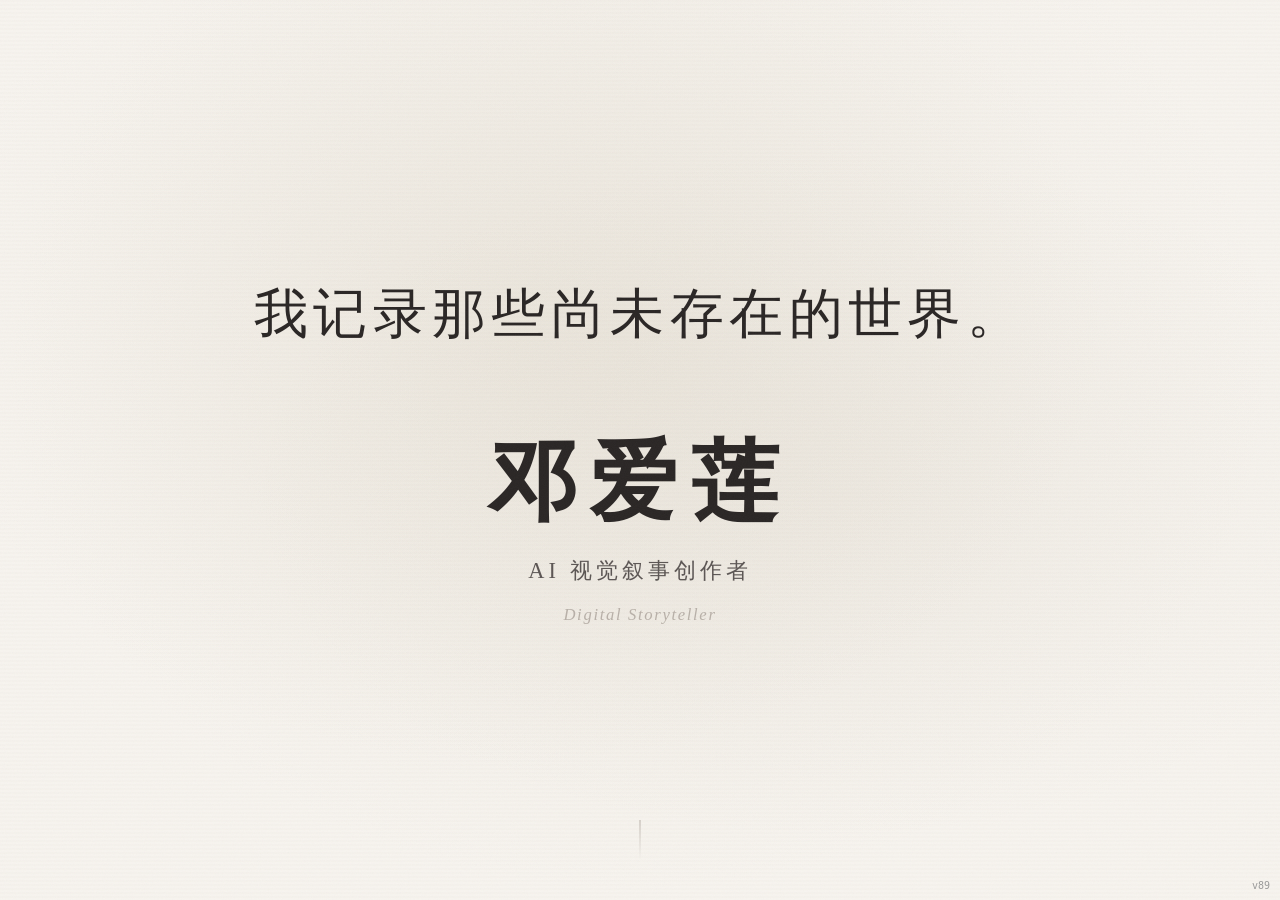
<file: index.html>
<!DOCTYPE html>
<html lang="zh-CN">
<head>
  <meta charset="UTF-8">
  <meta name="viewport" content="width=device-width, initial-scale=1.0">
  <meta http-equiv="Cache-Control" content="no-cache, no-store, must-revalidate">
  <meta http-equiv="Pragma" content="no-cache">
  <meta http-equiv="Expires" content="0">
  <title>造梦档案馆 — Dream Archive</title>
  <link rel="stylesheet" href="styles.css?v=89">
</head>
<body>

  <!-- Version check: v89 — file-based storage with data.json + images/ + videos/ -->
  <!-- ==================== GRAIN OVERLAY ==================== -->
  <div class="grain-overlay"></div>
  <div id="version-checker" style="position:fixed;bottom:5px;right:10px;z-index:99999;font-size:10px;color:#999;font-family:monospace;pointer-events:none;">v89</div>
  <svg style="display:none">
    <filter id="film-grain">
      <feTurbulence type="fractalNoise" baseFrequency="0.65" numOctaves="3" stitchTiles="stitch" />
      <feColorMatrix type="matrix" values="1 0 0 0 0, 0 1 0 0 0, 0 0 1 0 0, 0 0 0 0.04 0" />
    </filter>
  </svg>

  <!-- ==================== LANDING — Artist Intro ==================== -->
  <section id="landing" class="view active">

    <!-- Screen 1: Full-screen immersive opener -->
    <div class="intro-screen screen-1" id="screen1">
      <div class="texture-bg">
        <div class="texture-layer texture-paper"></div>
        <div class="texture-layer texture-light"></div>
      </div>
      <div class="screen-1-content">
        <p class="intro-quote reveal-line">我记录那些尚未存在的世界。</p>
        <div class="intro-identity reveal-delay">
          <h1 class="intro-name">邓爱莲</h1>
          <p class="intro-role">AI 视觉叙事创作者</p>
          <p class="intro-role-en">Digital Storyteller</p>
        </div>
      </div>
      <div class="scroll-hint">
        <span class="scroll-hint-line"></span>
      </div>
    </div>

    <!-- Screen 2: Creator's Manifesto -->
    <div class="intro-screen screen-2" id="screen2">
      <div class="manifesto-container">
        <p class="manifesto-label">创作者宣言</p>
        <div class="manifesto-text">
          <p class="manifesto-p">我关注技术与想象力相遇的瞬间。</p>
          <p class="manifesto-p">当 AI 成为新的创作媒介，</p>
          <p class="manifesto-p">我更在意的不是生成本身，</p>
          <p class="manifesto-p">而是如何通过图像、影像与叙事，</p>
          <p class="manifesto-p">构建一个完整而真实的情绪世界。</p>
          <p class="manifesto-p manifesto-break">从时尚视觉到品牌广告，</p>
          <p class="manifesto-p">从静态摄影到动态影像，</p>
          <p class="manifesto-p">我尝试让每一次创作，</p>
          <p class="manifesto-p">都成为一次关于未来想象力的探索。</p>
        </div>
      </div>
    </div>

    <!-- Screen 3: Creative DNA — Floating Tags -->
    <div class="intro-screen screen-3" id="screen3">
      <div class="dna-container">
        <p class="dna-label">Creative DNA</p>
        <div class="dna-space" id="dnaSpace">
          <span class="dna-tag" style="--dx:15%;--dy:20%;--dr:-3deg">AI 视觉创作</span>
          <span class="dna-tag" style="--dx:62%;--dy:12%;--dr:5deg">时尚影像</span>
          <span class="dna-tag" style="--dx:35%;--dy:38%;--dr:-6deg">品牌广告</span>
          <span class="dna-tag" style="--dx:72%;--dy:35%;--dr:4deg">视觉策划</span>
          <span class="dna-tag" style="--dx:20%;--dy:55%;--dr:7deg">创意导演</span>
          <span class="dna-tag" style="--dx:55%;--dy:58%;--dr:-4deg">Prompt 设计</span>
          <span class="dna-tag" style="--dx:80%;--dy:55%;--dr:-7deg">动态影像</span>
          <span class="dna-tag" style="--dx:42%;--dy:75%;--dr:3deg">艺术表达</span>
          <span class="dna-tag" style="--dx:68%;--dy:78%;--dr:-5deg">未来美学</span>
        </div>
      </div>
    </div>

    <!-- Screen 4: Creative Methodology -->
    <div class="intro-screen screen-4" id="screen4">
      <div class="methodology-container">
        <p class="methodology-quote reveal-line">"我不是从工具开始创作，<br>而是从故事开始。"</p>
        <div class="methodology-flow" id="methodologyFlow">
          <div class="method-node"><span class="method-dot"></span><span class="method-label">灵感</span></div>
          <div class="method-line"></div>
          <div class="method-node"><span class="method-dot"></span><span class="method-label">概念</span></div>
          <div class="method-line"></div>
          <div class="method-node"><span class="method-dot"></span><span class="method-label">叙事</span></div>
          <div class="method-line"></div>
          <div class="method-node"><span class="method-dot"></span><span class="method-label">视觉语言</span></div>
          <div class="method-line"></div>
          <div class="method-node"><span class="method-dot"></span><span class="method-label">AI 生成</span></div>
          <div class="method-line"></div>
          <div class="method-node"><span class="method-dot"></span><span class="method-label">后期优化</span></div>
          <div class="method-line"></div>
          <div class="method-node method-node-final"><span class="method-dot"></span><span class="method-label">最终作品</span></div>
        </div>
      </div>
    </div>

    <!-- Screen 5: Final CTA -->
    <div class="intro-screen screen-5" id="screen5">
      <div class="final-container">
        <p class="final-quote reveal-line">每一件作品，<br>都是一次关于想象力的实验。</p>
        <button class="enter-btn" id="enterBtn">进入展览</button>
      </div>
    </div>

  </section>

  <!-- ==================== HALL ==================== -->
  <section id="hall" class="view">
    <div class="hall-header">
      <h1 class="museum-title">造梦档案馆</h1>
      <p class="museum-subtitle">Dream Archive — A Digital Exhibition of AI Vision</p>
    </div>

    <div class="hall-space">
      <!-- Entrance 1: Still Dreams -->
      <div class="entrance entrance-still" data-target="image-gallery">
        <div class="entrance-sculpture">
          <div class="sculpture-frame frame-1"></div>
          <div class="sculpture-frame frame-2"></div>
          <div class="sculpture-frame frame-3"></div>
        </div>
        <div class="entrance-text">
          <h2 class="entrance-title">静止的梦境</h2>
          <p class="entrance-subtitle">Still Dreams</p>
          <p class="entrance-desc">AI 图片创作</p>
        </div>
      </div>

      <!-- Entrance 2: Flowing Dreams -->
      <div class="entrance entrance-flowing" data-target="video-gallery">
        <div class="entrance-sculpture entrance-sculpture-film">
          <div class="film-roll"></div>
          <div class="film-roll"></div>
          <div class="film-roll"></div>
        </div>
        <div class="entrance-text">
          <h2 class="entrance-title">流动的梦境</h2>
          <p class="entrance-subtitle">Flowing Dreams</p>
          <p class="entrance-desc">AI 视频创作</p>
        </div>
      </div>
    </div>

    <!-- Artist intro is now the landing page — no separate about link needed -->
  </section>

  <!-- ==================== IMAGE GALLERY ==================== -->
  <section id="image-gallery" class="view">
    <div class="gallery-header">
      <button class="back-btn" data-target="hall">← 返回展厅</button>
      <h2 class="gallery-title">静止的梦境</h2>
      <p class="gallery-subtitle">Still Dreams — AI Image Collection — <span id="imageCount"></span> 件作品</p>
      <button class="add-project-btn" data-action="add-image">+ 添加作品</button>
    </div>

    <div class="curated-table" id="curatedTable">
      <div class="table-surface">
        <p class="table-hint">点击照片开始探索</p>
      </div>
      <div class="photo-pile" id="photoPile">
        <!-- Photos injected by JS -->
      </div>
    </div>

    <div class="gallery-instruction" id="galleryInstruction">
      <p>自由探索散布的作品 — 点击任意作品进入展览</p>
    </div>
  </section>

  <!-- ==================== IMAGE PROJECT DETAIL ==================== -->
  <section id="image-project" class="view">
    <button class="back-btn back-btn-fixed" data-target="image-gallery">← 返回展厅</button>

    <div class="project-container" id="imageProjectContent">
      <!-- Part 1: Full-screen image -->
      <div class="project-hero">
        <div class="project-hero-image" id="projectHeroImage"></div>
        <div class="project-hero-meta">
          <h2 class="project-title" id="projectTitle"></h2>
          <p class="project-year" id="projectYear"></p>
          <p class="project-category" id="projectCategory"></p>
        </div>
      </div>

      <!-- Part 2: Creative Source -->
      <div class="project-section source-section">
        <h3 class="section-label">创作源头</h3>
        <div class="art-notes" id="projectSource">
          <p class="art-note"></p>
        </div>
      </div>

      <!-- Part 3: Creative Pathway -->
      <div class="project-section pathway-section">
        <h3 class="section-label">创作路径</h3>
        <div class="pathway-flow" id="projectPathway">
          <!-- Injected by JS -->
        </div>
      </div>

      <!-- Part 4: Artist Notes -->
      <div class="project-section notes-section">
        <h3 class="section-label">创作者手记</h3>
        <div class="manuscript" id="projectNotes">
          <!-- Injected by JS -->
        </div>
      </div>
    </div>
  </section>

  <!-- ==================== VIDEO GALLERY ==================== -->
  <section id="video-gallery" class="view">
    <div class="gallery-header">
      <button class="back-btn" data-target="hall">← 返回展厅</button>
      <h2 class="gallery-title">流动的梦境</h2>
      <p class="gallery-subtitle">Flowing Dreams — AI Video Collection</p>
      <button class="add-project-btn" data-action="add-video">+ 添加视频</button>
    </div>

    <div class="film-archive" id="filmArchive">
      <!-- Film strips injected by JS -->
    </div>

    <div class="gallery-instruction">
      <p>悬浮的胶片缓缓移动 — 点击胶片进入放映室</p>
    </div>
  </section>

  <!-- ==================== VIDEO PROJECT DETAIL ==================== -->
  <section id="video-project" class="view">
    <button class="back-btn back-btn-fixed" data-target="video-gallery">← 返回档案馆</button>

    <div class="project-container" id="videoProjectContent">
      <!-- Part 1: Full-screen video -->
      <div class="project-hero video-hero">
        <div class="video-player-wrapper" id="videoPlayerWrapper">
          <video id="projectVideo" muted playsinline>
            <source src="" type="video/mp4">
          </video>
          <button id="videoPlayBtn" class="video-play-btn">▶</button>
          <button id="videoSoundBtn" class="video-sound-btn" title="取消静音">🔇</button>
          <div class="video-placeholder" id="videoPlaceholder">
            <div class="video-placeholder-inner">
              <p class="vp-title"></p>
              <p class="vp-hint">粘贴视频URL或上传文件</p>
              <input id="vpUrlInput" type="text" class="vp-url-input" placeholder="https://... 或粘贴视频链接">
              <input id="vpFileInput" type="file" accept="video/*" class="vp-file-input">
              <button id="vpSetBtn" class="vp-upload-btn">确认设置视频</button>
            </div>
          </div>
        </div>
        <div class="project-hero-meta">
          <h2 class="project-title" id="videoTitle"></h2>
          <p class="project-year" id="videoYear"></p>
        </div>
      </div>

      <!-- Part 2: Storyboard Wall -->
      <div class="project-section storyboard-section">
        <h3 class="section-label">分镜墙</h3>
        <div class="storyboard-wall" id="storyboardWall">
          <!-- Injected by JS -->
        </div>
      </div>

      <!-- Part 3: Script Archive -->
      <div class="project-section script-section">
        <h3 class="section-label">脚本档案</h3>
        <textarea id="scriptArchive" class="script-textarea" data-editable="text" data-project="video" data-field="scriptText" placeholder="在这里编写脚本内容..." readonly></textarea>
      </div>

      <!-- Part 4: Creative Breakdown -->
      <div class="project-section breakdown-section">
        <h3 class="section-label">创作拆解</h3>
        <div class="breakdown-grid" id="breakdownGrid">
          <!-- Injected by JS -->
        </div>
      </div>
    </div>
  </section>

  <!-- ABOUT: integrated into the landing intro (screens 1-5) -->

  <script src="data.js?v=87"></script>
  <script src="script.js?v=87"></script>
</body>
</html>
</file>
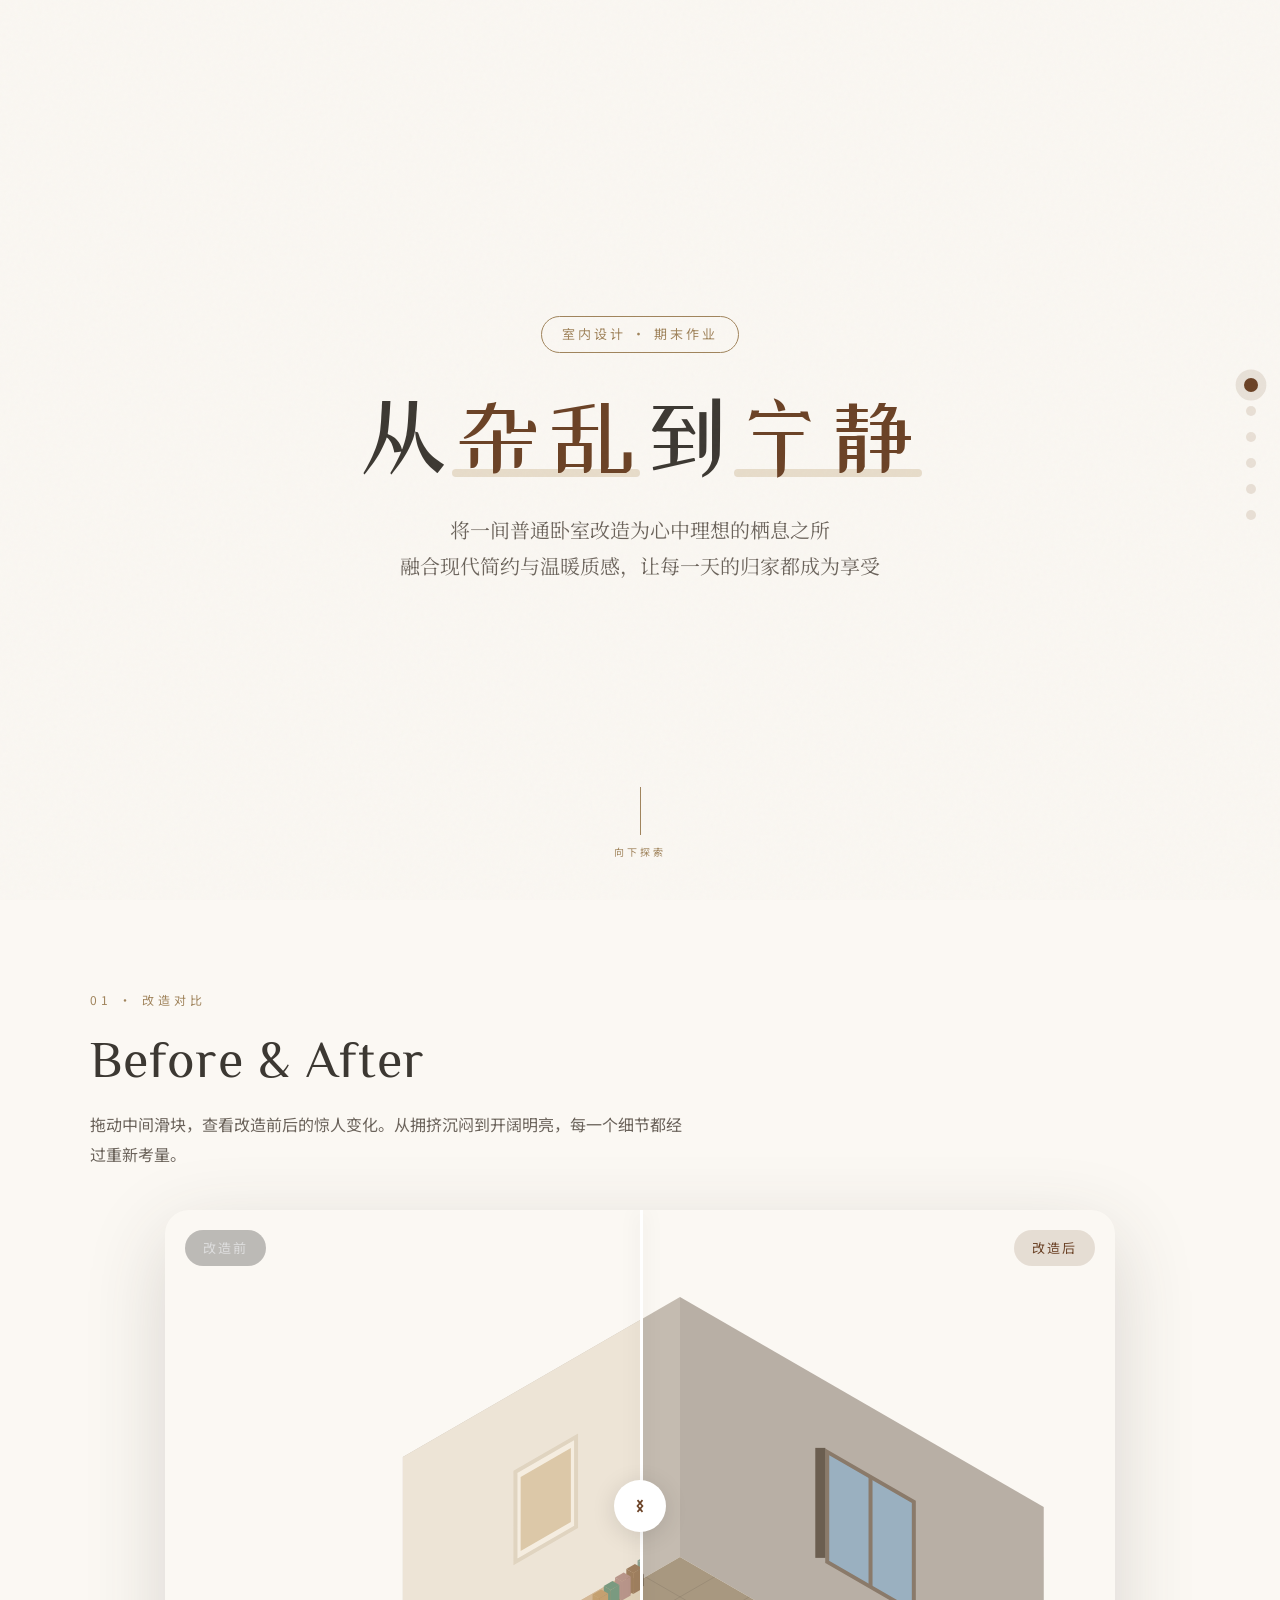
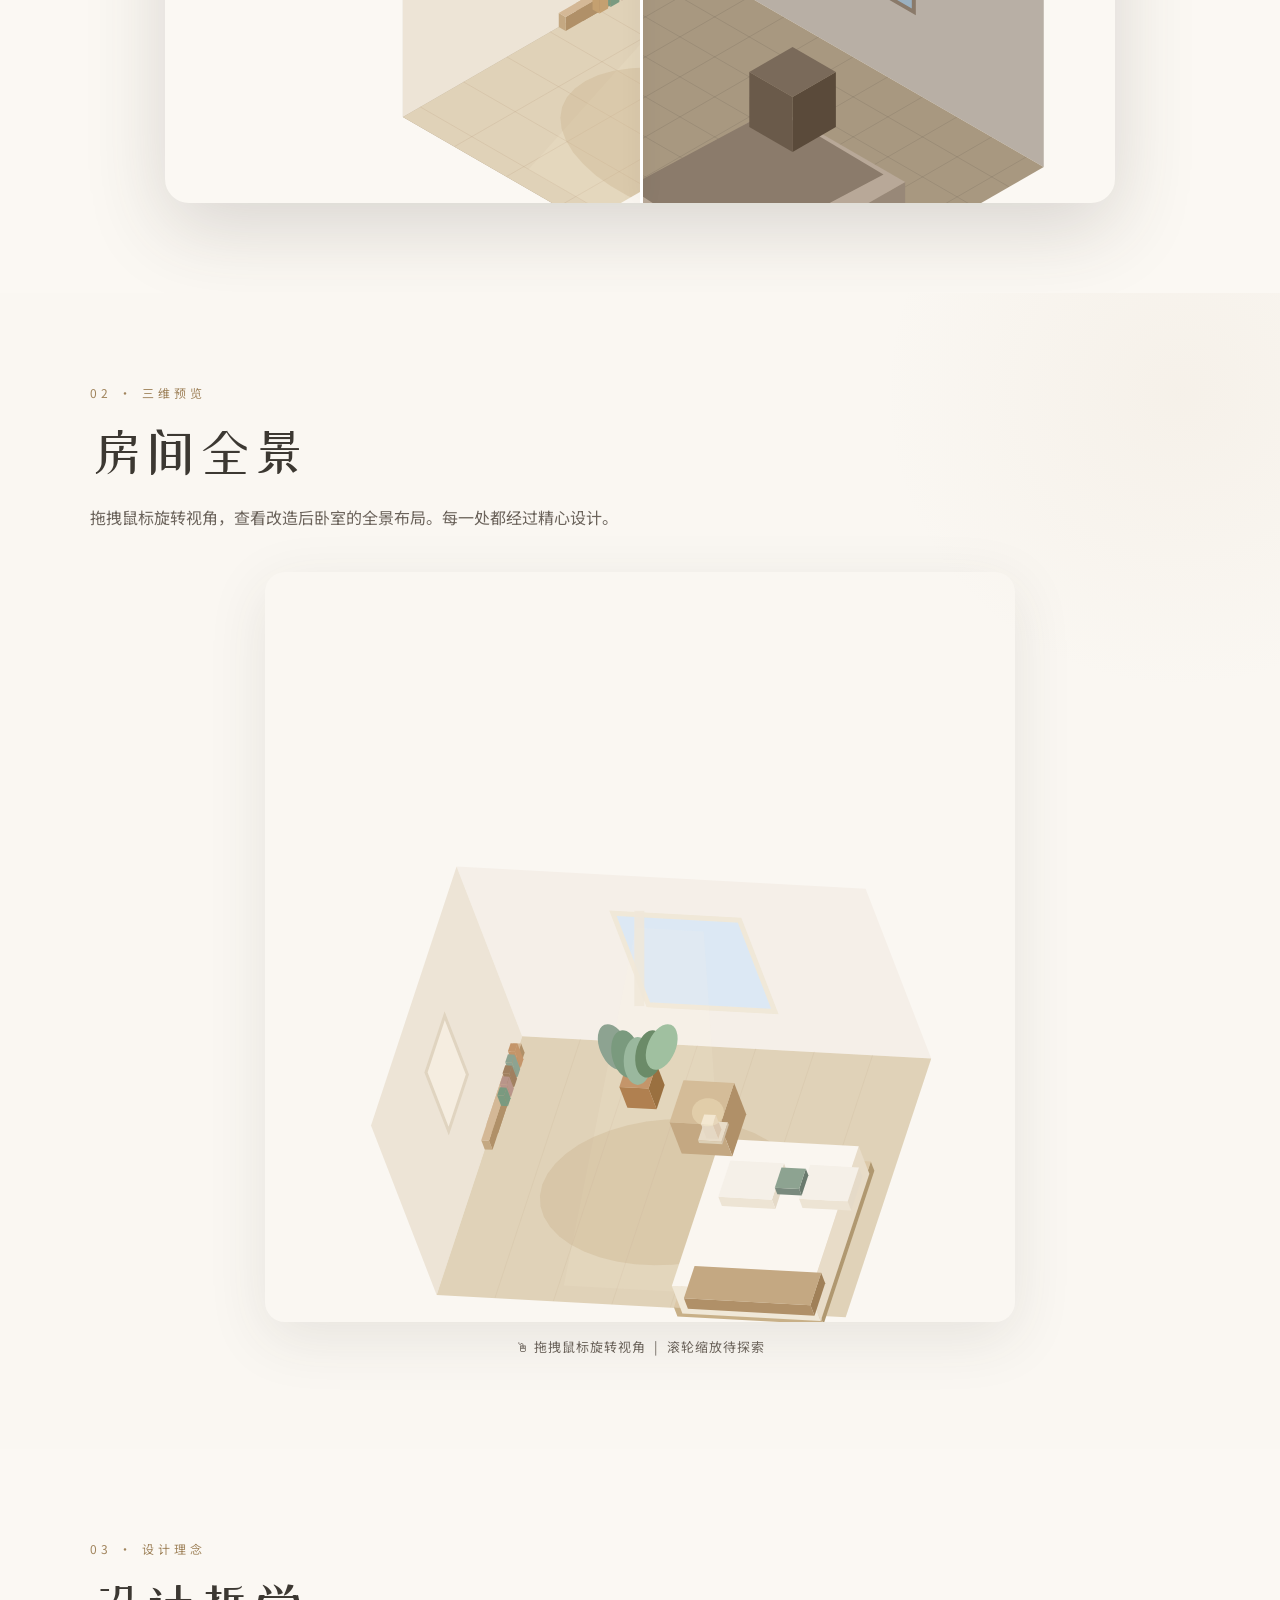
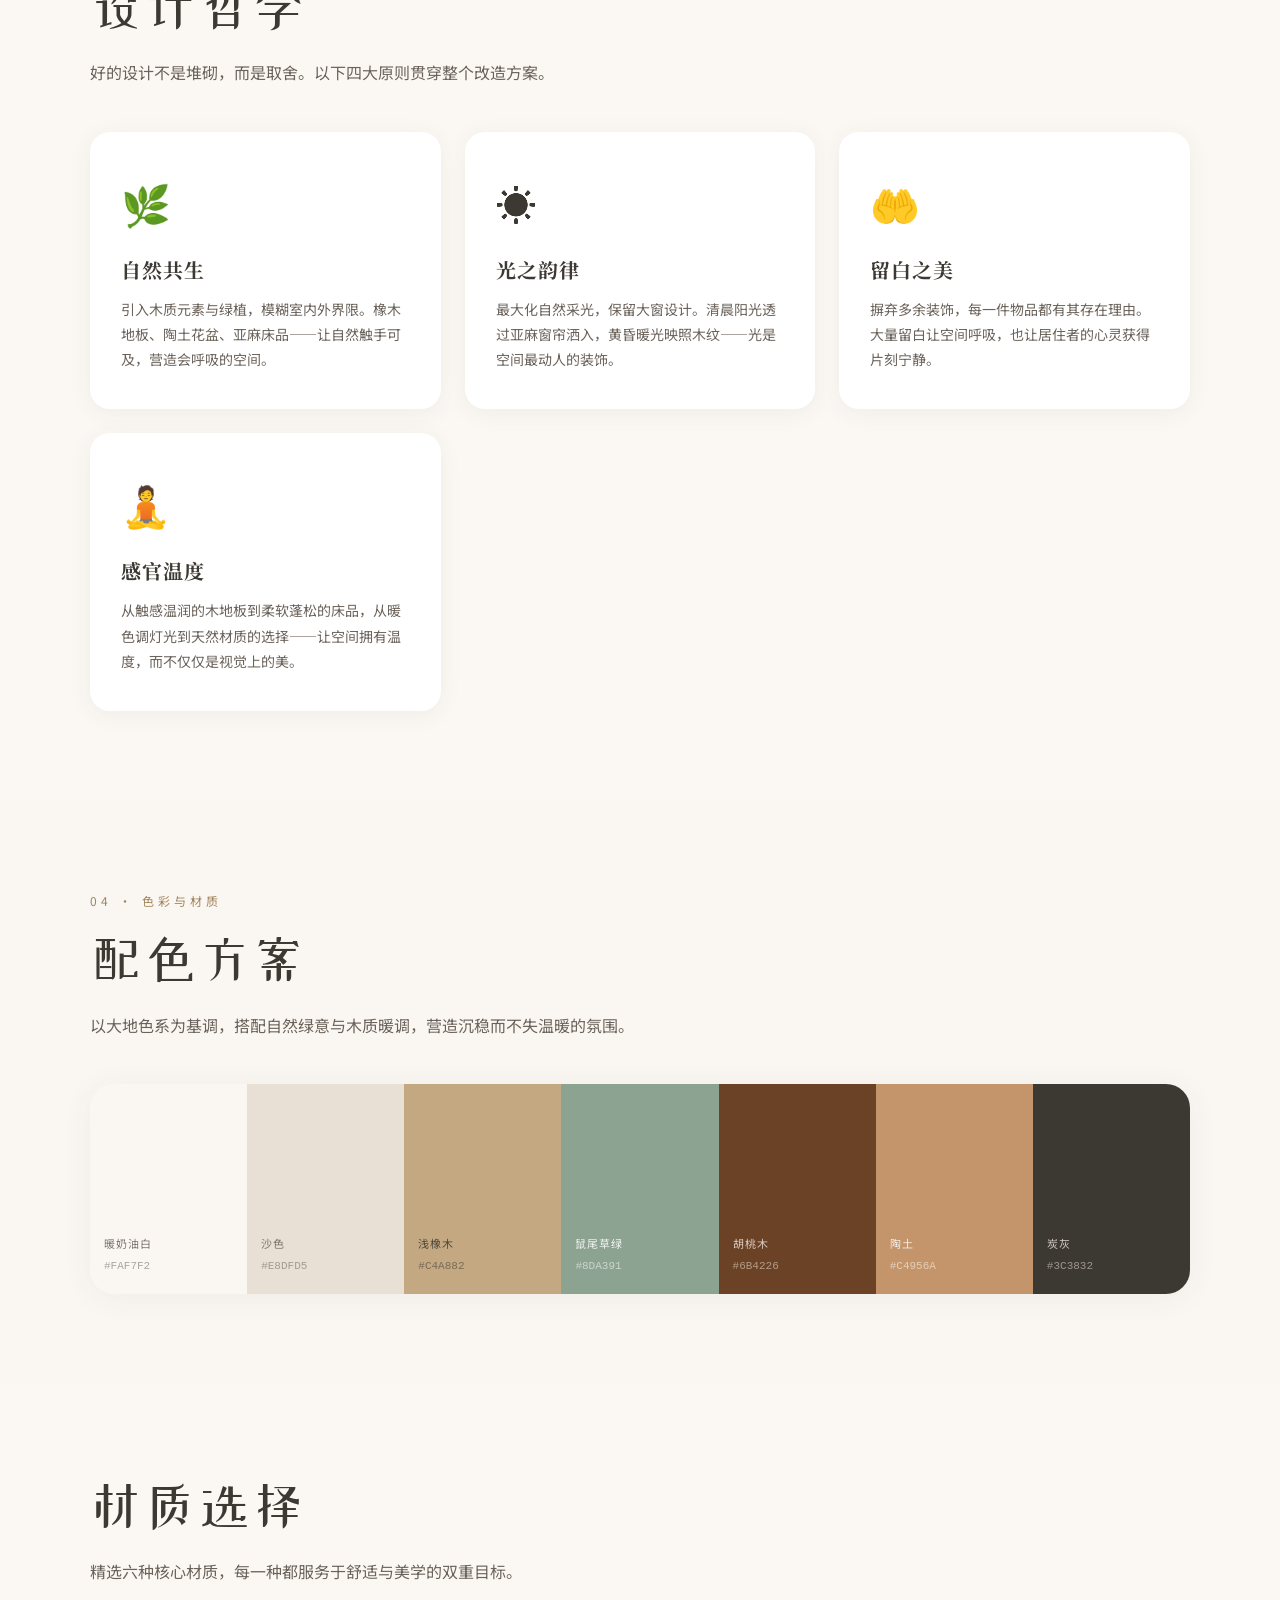
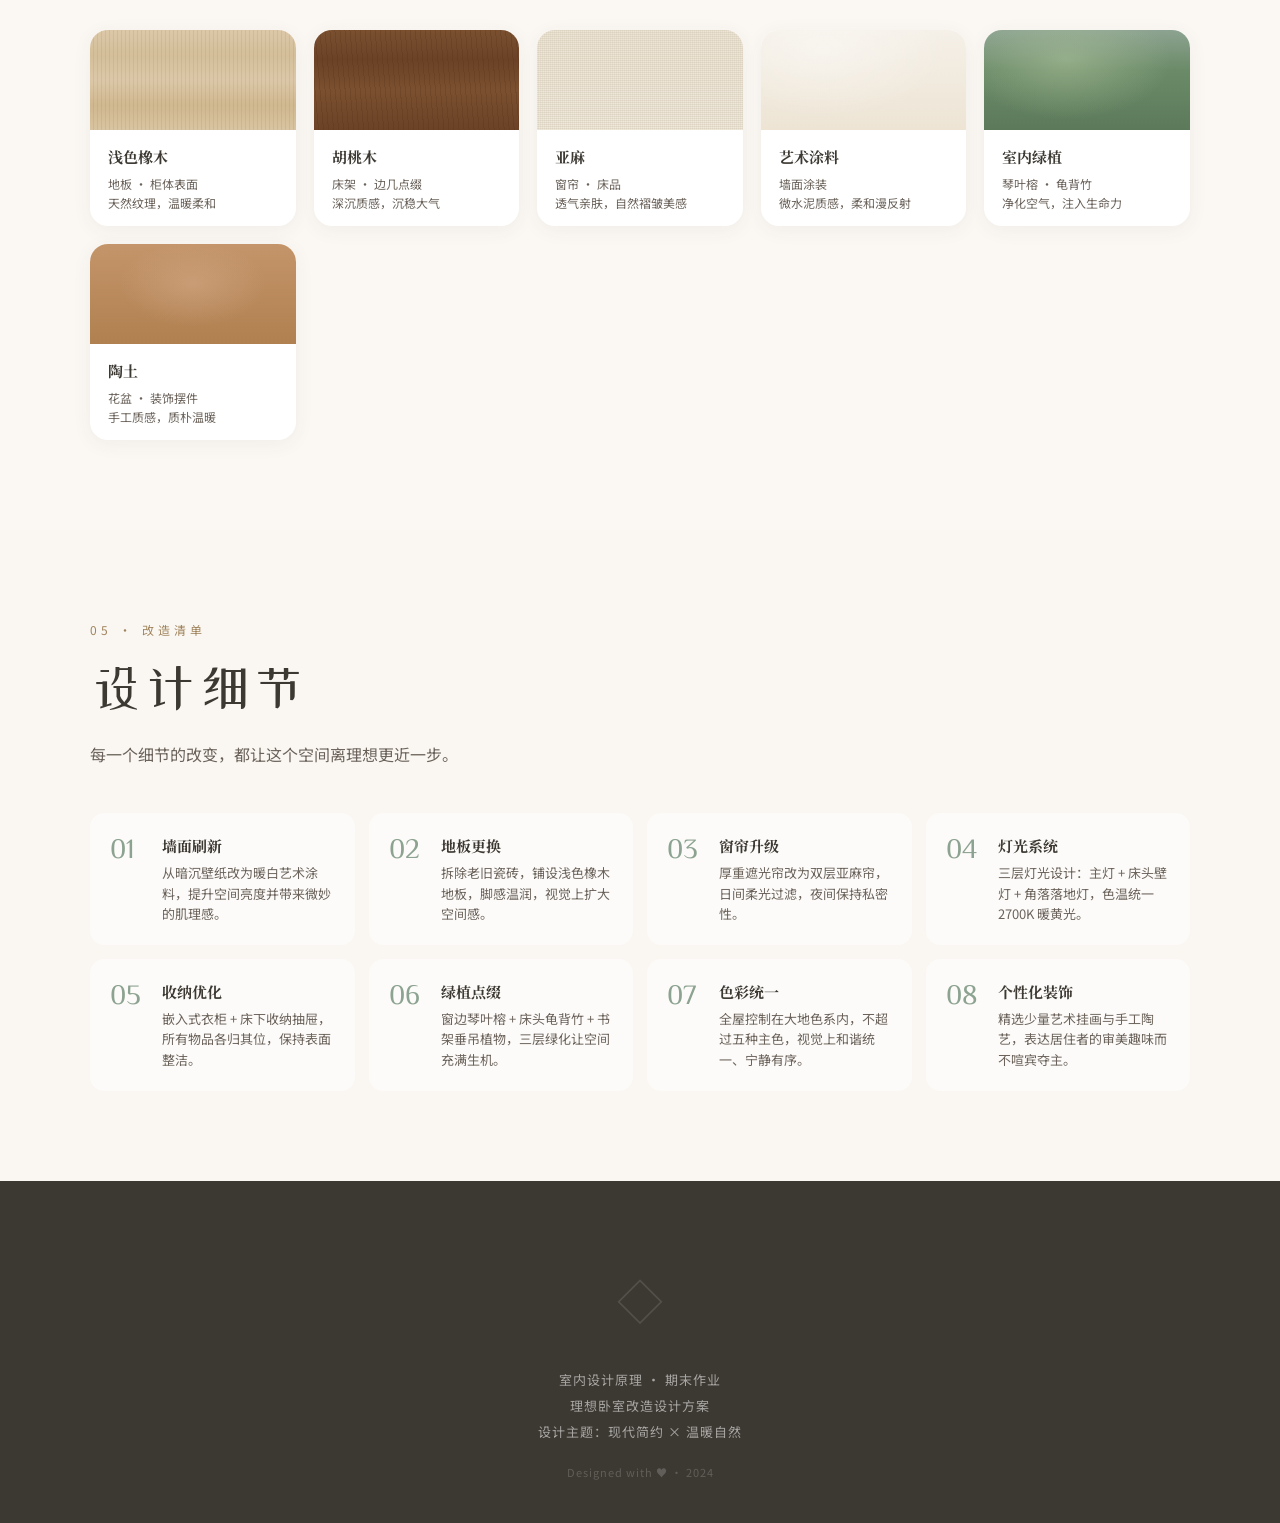
<file: bedroom-redesign.html>
<!DOCTYPE html>
<html lang="zh-CN">
<head>
<meta charset="UTF-8">
<meta name="viewport" content="width=device-width, initial-scale=1.0">
<title>理想卧室改造设计 | 从杂乱到宁静</title>
<link href="https://fonts.googleapis.com/css2?family=Noto+Serif+SC:wght@400;600;700;900&family=Noto+Sans+SC:wght@300;400;500;700&family=ZCOOL+XiaoWei&display=swap" rel="stylesheet">
<style>
  :root {
    --cream: #FAF7F2;
    --warm-white: #FBF8F3;
    --sand: #E8DFD5;
    --light-wood: #C4A882;
    --mid-wood: #A0845C;
    --dark-wood: #6B4226;
    --sage: #8DA391;
    --deep-sage: #5C7A61;
    --charcoal: #3C3832;
    --warm-gray: #6B635B;
    --clay: #C4956A;
    --linen: #EDE4D8;
  }
  * { margin:0; padding:0; box-sizing:border-box; }
  html { scroll-behavior:smooth; }
  body {
    font-family: 'Noto Sans SC', sans-serif;
    background: var(--cream);
    color: var(--charcoal);
    line-height: 1.7;
    overflow-x: hidden;
    -webkit-font-smoothing: antialiased;
  }
  body::before {
    content:''; position:fixed; inset:0; z-index:9999;
    pointer-events:none; opacity:0.025;
    background-image: url("data:image/svg+xml,%3Csvg viewBox='0 0 256 256' xmlns='http://www.w3.org/2000/svg'%3E%3Cfilter id='n'%3E%3CfeTurbulence type='fractalNoise' baseFrequency='0.9' numOctaves='4' stitchTiles='stitch'/%3E%3C/filter%3E%3Crect width='100%25' height='100%25' filter='url(%23n)'/%3E%3C/svg%3E");
  }
  ::-webkit-scrollbar { width:6px; }
  ::-webkit-scrollbar-track { background:var(--linen); }
  ::-webkit-scrollbar-thumb { background:var(--mid-wood); border-radius:3px; }

  /* ── NAV ── */
  nav { position:fixed; right:24px; top:50%; transform:translateY(-50%); z-index:100; display:flex; flex-direction:column; gap:16px; }
  nav a { display:block; width:10px; height:10px; border-radius:50%; background:var(--sand); transition:all 0.4s cubic-bezier(0.22,0.85,0.35,1); position:relative; }
  nav a::after { content:attr(data-label); position:absolute; right:20px; top:50%; transform:translateY(-50%); white-space:nowrap; font-size:12px; color:var(--warm-gray); opacity:0; transition:opacity 0.3s; pointer-events:none; letter-spacing:0.5px; }
  nav a:hover, nav a.active { background:var(--dark-wood); transform:scale(1.4); box-shadow:0 0 0 6px rgba(107,66,38,0.12); }
  nav a:hover::after { opacity:1; }

  /* ── HERO ── */
  .hero { min-height:100vh; display:flex; flex-direction:column; justify-content:center; align-items:center; text-align:center; padding:80px 24px; position:relative; }
  .hero-badge { display:inline-block; padding:6px 20px; border:1px solid var(--mid-wood); border-radius:100px; font-size:13px; letter-spacing:3px; color:var(--mid-wood); text-transform:uppercase; margin-bottom:32px; animation:fadeInUp 0.8s ease both; }
  .hero h1 { font-family:'ZCOOL XiaoWei','Noto Serif SC',serif; font-size:clamp(48px,7vw,96px); font-weight:400; line-height:1.15; color:var(--charcoal); animation:fadeInUp 0.8s 0.1s ease both; letter-spacing:2px; }
  .hero h1 em { font-style:normal; color:var(--dark-wood); position:relative; }
  .hero h1 em::after { content:''; position:absolute; bottom:4px; left:0; width:100%; height:8px; background:rgba(196,168,130,0.35); border-radius:4px; z-index:-1; }
  .hero-subtitle { font-family:'Noto Serif SC',serif; font-size:clamp(16px,2vw,20px); color:var(--warm-gray); margin-top:24px; max-width:520px; animation:fadeInUp 0.8s 0.2s ease both; line-height:1.8; }
  .hero-scroll { position:absolute; bottom:40px; animation:fadeInUp 0.8s 0.5s ease both, float 3s ease-in-out infinite; }
  .hero-scroll span { display:block; width:1px; height:48px; background:var(--mid-wood); margin:0 auto 8px; }
  .hero-scroll p { font-size:10px; letter-spacing:3px; color:var(--mid-wood); text-transform:uppercase; }

  /* ── SECTION COMMON ── */
  section { padding:90px 24px; }
  .section-inner { max-width:1100px; margin:0 auto; width:100%; }
  .section-tag { font-size:12px; letter-spacing:4px; text-transform:uppercase; color:var(--mid-wood); margin-bottom:16px; }
  .section-title { font-family:'ZCOOL XiaoWei','Noto Serif SC',serif; font-size:clamp(32px,5vw,52px); font-weight:400; color:var(--charcoal); margin-bottom:20px; line-height:1.2; letter-spacing:1px; }
  .section-desc { font-size:16px; color:var(--warm-gray); max-width:600px; line-height:1.9; }

  /* ── BEFORE / AFTER ── */
  .comparison-section { background:var(--warm-white); }
  .comp-wrapper { position:relative; max-width:950px; margin:40px auto 0; border-radius:24px; overflow:hidden; box-shadow:0 24px 80px rgba(60,56,50,0.18); }
  .comp-container { position:relative; width:100%; aspect-ratio:16/10; overflow:hidden; cursor:ew-resize; user-select:none; }
  .comp-container canvas { position:absolute; top:0; left:0; width:100%; height:100%; }
  #compBeforeCanvas { z-index:1; }
  #compAfterCanvas { z-index:2; }
  .comp-handle-line { position:absolute; top:0; bottom:0; width:3px; background:white; z-index:5; pointer-events:none; box-shadow:0 0 20px rgba(0,0,0,0.15); }
  .comp-handle-knob { position:absolute; top:50%; width:52px; height:52px; border-radius:50%; background:white; z-index:6; pointer-events:none; display:flex; align-items:center; justify-content:center; box-shadow:0 4px 24px rgba(0,0,0,0.12); transform:translate(-50%,-50%); }
  .comp-handle-knob svg { width:20px; height:20px; color:var(--dark-wood); }
  .comp-label { position:absolute; top:20px; z-index:10; font-size:13px; letter-spacing:2px; padding:7px 18px; border-radius:100px; pointer-events:none; }
  .comp-label-before { left:20px; background:rgba(0,0,0,0.25); color:#ddd; }
  .comp-label-after { right:20px; background:rgba(107,66,38,0.15); color:var(--dark-wood); }

  /* ── 3D VIEWER ── */
  .viewer-section { background:var(--cream); position:relative; overflow:hidden; }
  .viewer-section::before { content:''; position:absolute; width:600px; height:600px; border-radius:50%; background:radial-gradient(circle,rgba(196,168,130,0.08) 0%,transparent 70%); top:-200px; right:-200px; pointer-events:none; }
  .viewer-canvas-wrap { max-width:750px; margin:40px auto 0; aspect-ratio:1; cursor:grab; border-radius:20px; overflow:hidden; box-shadow:0 16px 60px rgba(60,56,50,0.1); }
  .viewer-canvas-wrap:active { cursor:grabbing; }
  .viewer-canvas-wrap canvas { width:100%; height:100%; display:block; }
  .viewer-hint { text-align:center; margin-top:14px; font-size:13px; color:var(--warm-gray); letter-spacing:1px; }

  /* ── PHILOSOPHY ── */
  .phil-section { background:var(--warm-white); }
  .phil-grid { display:grid; grid-template-columns:repeat(auto-fit,minmax(260px,1fr)); gap:24px; margin-top:44px; }
  .phil-card { background:white; border-radius:20px; padding:36px 30px; box-shadow:0 4px 24px rgba(60,56,50,0.06); transition:all 0.4s cubic-bezier(0.22,0.85,0.35,1); border:1px solid transparent; position:relative; overflow:hidden; }
  .phil-card::before { content:''; position:absolute; top:0; left:0; width:4px; height:0; background:var(--sage); transition:height 0.4s ease; border-radius:0 0 4px 0; }
  .phil-card:hover::before { height:100%; }
  .phil-card:hover { transform:translateY(-6px); box-shadow:0 16px 48px rgba(60,56,50,0.12); border-color:rgba(141,163,145,0.2); }
  .phil-icon { font-size:40px; margin-bottom:16px; display:block; }
  .phil-card h3 { font-family:'Noto Serif SC',serif; font-size:20px; color:var(--charcoal); margin-bottom:10px; letter-spacing:1px; }
  .phil-card p { font-size:14px; color:var(--warm-gray); line-height:1.8; }

  /* ── PALETTE ── */
  .palette-section { background:var(--cream); }
  .palette-grid { display:flex; flex-wrap:wrap; gap:0; margin-top:44px; border-radius:24px; overflow:hidden; box-shadow:0 4px 32px rgba(60,56,50,0.06); }
  .palette-swatch { flex:1 1 110px; min-width:90px; aspect-ratio:3/4; display:flex; flex-direction:column; justify-content:flex-end; padding:18px 14px; transition:all 0.35s ease; cursor:default; position:relative; }
  .palette-swatch:hover { flex-grow:1.8; }
  .palette-swatch span { font-size:11px; letter-spacing:1px; opacity:0.85; margin-bottom:4px; }
  .palette-swatch code { font-size:11px; font-family:'SF Mono',Consolas,monospace; opacity:0.55; }

  /* ── MATERIALS ── */
  .materials-section { background:var(--warm-white); }
  .mat-row { display:grid; grid-template-columns:repeat(auto-fit,minmax(180px,1fr)); gap:18px; margin-top:44px; }
  .mat-card { background:white; border-radius:18px; overflow:hidden; box-shadow:0 4px 20px rgba(60,56,50,0.06); transition:all 0.35s ease; }
  .mat-card:hover { transform:translateY(-4px); box-shadow:0 12px 36px rgba(60,56,50,0.12); }
  .mat-preview { height:100px; position:relative; overflow:hidden; }
  .mat-info { padding:14px 18px; }
  .mat-info h4 { font-family:'Noto Serif SC',serif; font-size:15px; color:var(--charcoal); margin-bottom:4px; }
  .mat-info p { font-size:12px; color:var(--warm-gray); line-height:1.6; }

  .mat-wood-light { background:repeating-linear-gradient(90deg,transparent,transparent 3px,rgba(160,130,100,0.18) 3px,rgba(160,130,100,0.18) 4px),linear-gradient(180deg,#dcc8a8 0%,#d4bf9a 25%,#dcc8a8 50%,#d0b890 75%,#d8c4a0 100%); }
  .mat-wood-dark { background:repeating-linear-gradient(85deg,transparent,transparent 4px,rgba(80,40,15,0.2) 4px,rgba(80,40,15,0.2) 5px),linear-gradient(180deg,#7a5030 0%,#6b4226 30%,#7a5030 60%,#6b4226 100%); }
  .mat-linen { background:repeating-linear-gradient(0deg,transparent,transparent 1px,rgba(200,190,170,0.3) 1px,rgba(200,190,170,0.3) 2px),repeating-linear-gradient(90deg,transparent,transparent 1px,rgba(200,190,170,0.2) 1px,rgba(200,190,170,0.2) 2px),linear-gradient(180deg,#ede4d4 0%,#f0e8da 100%); }
  .mat-plaster { background:radial-gradient(ellipse at 30% 20%,rgba(255,255,255,0.4) 0%,transparent 60%),linear-gradient(180deg,#f5f0e8 0%,#ede4d4 100%); }
  .mat-greenery { background:radial-gradient(ellipse at 40% 30%,rgba(180,200,160,0.5) 0%,transparent 60%),linear-gradient(180deg,#8da391 0%,#6b8b68 40%,#5c7a5a 100%); }
  .mat-terracotta { background:radial-gradient(ellipse at 50% 40%,rgba(220,180,150,0.4) 0%,transparent 50%),linear-gradient(180deg,#c4956a 0%,#b08050 100%); }

  /* ── FEATURES ── */
  .features-section { background:var(--cream); }
  .feat-list { display:grid; grid-template-columns:repeat(auto-fit,minmax(260px,1fr)); gap:14px; margin-top:44px; }
  .feat-item { display:flex; align-items:flex-start; gap:16px; padding:20px; background:rgba(255,255,255,0.5); border-radius:14px; transition:all 0.3s ease; }
  .feat-item:hover { background:white; box-shadow:0 4px 20px rgba(60,56,50,0.06); }
  .feat-num { font-family:'ZCOOL XiaoWei',serif; font-size:28px; color:var(--sage); line-height:1; min-width:36px; }
  .feat-text h4 { font-family:'Noto Serif SC',serif; font-size:15px; color:var(--charcoal); margin-bottom:4px; }
  .feat-text p { font-size:13px; color:var(--warm-gray); line-height:1.6; }

  /* ── FOOTER ── */
  footer { padding:80px 24px 40px; text-align:center; background:var(--charcoal); color:rgba(255,255,255,0.55); }
  footer .end-mark { font-family:'ZCOOL XiaoWei',serif; font-size:48px; color:rgba(255,255,255,0.12); margin-bottom:24px; }
  footer p { font-size:13px; letter-spacing:1px; line-height:2; }

  /* ── REVEAL ── */
  .reveal { opacity:0; transform:translateY(40px); transition:all 0.8s cubic-bezier(0.22,0.85,0.35,1); }
  .reveal.visible { opacity:1; transform:translateY(0); }

  @keyframes fadeInUp { from{opacity:0;transform:translateY(30px);} to{opacity:1;transform:translateY(0);} }
  @keyframes float { 0%,100%{transform:translateY(0);} 50%{transform:translateY(-10px);} }

  @media (max-width:768px) {
    nav { right:8px; gap:12px; }
    nav a { width:8px; height:8px; }
    .comp-wrapper { border-radius:16px; }
    .viewer-canvas-wrap { border-radius:14px; }
    .palette-swatch { aspect-ratio:5/1; min-width:100%; }
    .palette-swatch:hover { flex-grow:1; }
  }
</style>
</head>
<body>

<nav>
  <a href="#hero" data-label="首页" class="active"></a>
  <a href="#comparison" data-label="改造对比"></a>
  <a href="#viewer" data-label="3D 预览"></a>
  <a href="#philosophy" data-label="设计理念"></a>
  <a href="#palette" data-label="色彩材质"></a>
  <a href="#features" data-label="改造清单"></a>
</nav>

<!-- ═══════════ HERO ═══════════ -->
<section class="hero" id="hero">
  <div class="hero-badge">室内设计 · 期末作业</div>
  <h1>从<em>杂乱</em>到<em>宁静</em></h1>
  <p class="hero-subtitle">将一间普通卧室改造为心中理想的栖息之所<br>融合现代简约与温暖质感，让每一天的归家都成为享受</p>
  <div class="hero-scroll"><span></span><p>向下探索</p></div>
</section>

<!-- ═══════════ BEFORE / AFTER ═══════════ -->
<section class="comparison-section" id="comparison">
  <div class="section-inner">
    <p class="section-tag">01 · 改造对比</p>
    <h2 class="section-title">Before & After</h2>
    <p class="section-desc">拖动中间滑块，查看改造前后的惊人变化。从拥挤沉闷到开阔明亮，每一个细节都经过重新考量。</p>
    <div class="comp-wrapper" id="compWrapper">
      <div class="comp-container" id="compContainer">
        <canvas id="compBeforeCanvas"></canvas>
        <canvas id="compAfterCanvas"></canvas>
        <div class="comp-handle-line" id="compHandle"></div>
        <div class="comp-handle-knob" id="compKnob">
          <svg viewBox="0 0 24 24" fill="none" stroke="currentColor" stroke-width="2">
            <polyline points="15 5 9 12 15 19"/><polyline points="9 5 15 12 9 19"/>
          </svg>
        </div>
        <div class="comp-label comp-label-before">改造前</div>
        <div class="comp-label comp-label-after">改造后</div>
      </div>
    </div>
  </div>
</section>

<!-- ═══════════ 3D ISOMETRIC VIEWER ═══════════ -->
<section class="viewer-section" id="viewer">
  <div class="section-inner">
    <p class="section-tag">02 · 三维预览</p>
    <h2 class="section-title">房间全景</h2>
    <p class="section-desc">拖拽鼠标旋转视角，查看改造后卧室的全景布局。每一处都经过精心设计。</p>
    <div class="viewer-canvas-wrap" id="viewerWrap">
      <canvas id="viewerCanvas"></canvas>
    </div>
    <p class="viewer-hint">🖱 拖拽鼠标旋转视角 &nbsp;|&nbsp; 滚轮缩放待探索</p>
  </div>
</section>

<!-- ═══════════ DESIGN PHILOSOPHY ═══════════ -->
<section class="phil-section" id="philosophy">
  <div class="section-inner">
    <p class="section-tag">03 · 设计理念</p>
    <h2 class="section-title">设计哲学</h2>
    <p class="section-desc">好的设计不是堆砌，而是取舍。以下四大原则贯穿整个改造方案。</p>
    <div class="phil-grid">
      <div class="phil-card reveal"><span class="phil-icon">🌿</span><h3>自然共生</h3><p>引入木质元素与绿植，模糊室内外界限。橡木地板、陶土花盆、亚麻床品——让自然触手可及，营造会呼吸的空间。</p></div>
      <div class="phil-card reveal"><span class="phil-icon">☀️</span><h3>光之韵律</h3><p>最大化自然采光，保留大窗设计。清晨阳光透过亚麻窗帘洒入，黄昏暖光映照木纹——光是空间最动人的装饰。</p></div>
      <div class="phil-card reveal"><span class="phil-icon">🤲</span><h3>留白之美</h3><p>摒弃多余装饰，每一件物品都有其存在理由。大量留白让空间呼吸，也让居住者的心灵获得片刻宁静。</p></div>
      <div class="phil-card reveal"><span class="phil-icon">🧘</span><h3>感官温度</h3><p>从触感温润的木地板到柔软蓬松的床品，从暖色调灯光到天然材质的选择——让空间拥有温度，而不仅仅是视觉上的美。</p></div>
    </div>
  </div>
</section>

<!-- ═══════════ COLOR PALETTE ═══════════ -->
<section class="palette-section" id="palette">
  <div class="section-inner">
    <p class="section-tag">04 · 色彩与材质</p>
    <h2 class="section-title">配色方案</h2>
    <p class="section-desc">以大地色系为基调，搭配自然绿意与木质暖调，营造沉稳而不失温暖的氛围。</p>
    <div class="palette-grid">
      <div class="palette-swatch" style="background:#FAF7F2;color:#6B635B;"><span>暖奶油白</span><code>#FAF7F2</code></div>
      <div class="palette-swatch" style="background:#E8DFD5;color:#6B635B;"><span>沙色</span><code>#E8DFD5</code></div>
      <div class="palette-swatch" style="background:#C4A882;color:#3C3832;"><span>浅橡木</span><code>#C4A882</code></div>
      <div class="palette-swatch" style="background:#8DA391;color:#fff;"><span>鼠尾草绿</span><code>#8DA391</code></div>
      <div class="palette-swatch" style="background:#6B4226;color:#EDE4D8;"><span>胡桃木</span><code>#6B4226</code></div>
      <div class="palette-swatch" style="background:#C4956A;color:#fff;"><span>陶土</span><code>#C4956A</code></div>
      <div class="palette-swatch" style="background:#3C3832;color:#EDE4D8;"><span>炭灰</span><code>#3C3832</code></div>
    </div>
  </div>
</section>

<!-- ═══════════ MATERIALS ═══════════ -->
<section class="materials-section">
  <div class="section-inner">
    <h2 class="section-title">材质选择</h2>
    <p class="section-desc">精选六种核心材质，每一种都服务于舒适与美学的双重目标。</p>
    <div class="mat-row">
      <div class="mat-card reveal"><div class="mat-preview mat-wood-light"></div><div class="mat-info"><h4>浅色橡木</h4><p>地板 · 柜体表面<br>天然纹理，温暖柔和</p></div></div>
      <div class="mat-card reveal"><div class="mat-preview mat-wood-dark"></div><div class="mat-info"><h4>胡桃木</h4><p>床架 · 边几点缀<br>深沉质感，沉稳大气</p></div></div>
      <div class="mat-card reveal"><div class="mat-preview mat-linen"></div><div class="mat-info"><h4>亚麻</h4><p>窗帘 · 床品<br>透气亲肤，自然褶皱美感</p></div></div>
      <div class="mat-card reveal"><div class="mat-preview mat-plaster"></div><div class="mat-info"><h4>艺术涂料</h4><p>墙面涂装<br>微水泥质感，柔和漫反射</p></div></div>
      <div class="mat-card reveal"><div class="mat-preview mat-greenery"></div><div class="mat-info"><h4>室内绿植</h4><p>琴叶榕 · 龟背竹<br>净化空气，注入生命力</p></div></div>
      <div class="mat-card reveal"><div class="mat-preview mat-terracotta"></div><div class="mat-info"><h4>陶土</h4><p>花盆 · 装饰摆件<br>手工质感，质朴温暖</p></div></div>
    </div>
  </div>
</section>

<!-- ═══════════ FEATURES ═══════════ -->
<section class="features-section" id="features">
  <div class="section-inner">
    <p class="section-tag">05 · 改造清单</p>
    <h2 class="section-title">设计细节</h2>
    <p class="section-desc">每一个细节的改变，都让这个空间离理想更近一步。</p>
    <div class="feat-list">
      <div class="feat-item reveal"><span class="feat-num">01</span><div class="feat-text"><h4>墙面刷新</h4><p>从暗沉壁纸改为暖白艺术涂料，提升空间亮度并带来微妙的肌理感。</p></div></div>
      <div class="feat-item reveal"><span class="feat-num">02</span><div class="feat-text"><h4>地板更换</h4><p>拆除老旧瓷砖，铺设浅色橡木地板，脚感温润，视觉上扩大空间感。</p></div></div>
      <div class="feat-item reveal"><span class="feat-num">03</span><div class="feat-text"><h4>窗帘升级</h4><p>厚重遮光帘改为双层亚麻帘，日间柔光过滤，夜间保持私密性。</p></div></div>
      <div class="feat-item reveal"><span class="feat-num">04</span><div class="feat-text"><h4>灯光系统</h4><p>三层灯光设计：主灯 + 床头壁灯 + 角落落地灯，色温统一 2700K 暖黄光。</p></div></div>
      <div class="feat-item reveal"><span class="feat-num">05</span><div class="feat-text"><h4>收纳优化</h4><p>嵌入式衣柜 + 床下收纳抽屉，所有物品各归其位，保持表面整洁。</p></div></div>
      <div class="feat-item reveal"><span class="feat-num">06</span><div class="feat-text"><h4>绿植点缀</h4><p>窗边琴叶榕 + 床头龟背竹 + 书架垂吊植物，三层绿化让空间充满生机。</p></div></div>
      <div class="feat-item reveal"><span class="feat-num">07</span><div class="feat-text"><h4>色彩统一</h4><p>全屋控制在大地色系内，不超过五种主色，视觉上和谐统一、宁静有序。</p></div></div>
      <div class="feat-item reveal"><span class="feat-num">08</span><div class="feat-text"><h4>个性化装饰</h4><p>精选少量艺术挂画与手工陶艺，表达居住者的审美趣味而不喧宾夺主。</p></div></div>
    </div>
  </div>
</section>

<footer>
  <div class="end-mark">◇</div>
  <p>室内设计原理 · 期末作业<br>理想卧室改造设计方案<br>设计主题：现代简约 × 温暖自然</p>
  <p style="margin-top:16px;opacity:0.35;font-size:11px;">Designed with ♥ · 2024</p>
</footer>

<!-- ═══════════ SCRIPTS ═══════════ -->
<script>
(function() {
  // ═══════════════════ CANVAS ISOMETRIC RENDER ENGINE ═══════════════════

  const cos30 = Math.cos(Math.PI/6);  // ≈ 0.866
  const sin30 = 0.5;

  function project(x, y, z, cx, cy) {
    return {
      sx: cx + (x - z) * cos30,
      sy: cy + (x + z) * sin30 - y
    };
  }

  function drawPoly(ctx, pts, fill) {
    if (pts.length < 3) return;
    ctx.beginPath();
    ctx.moveTo(pts[0].sx, pts[0].sy);
    for (let i = 1; i < pts.length; i++) ctx.lineTo(pts[i].sx, pts[i].sy);
    ctx.closePath();
    ctx.fillStyle = fill;
    ctx.fill();
  }

  function drawRect3D(ctx, x, z, w, d, h, cx, cy, topColor, frontColor, sideColor) {
    // Top face
    const top = [
      project(x, h, z, cx, cy),
      project(x+w, h, z, cx, cy),
      project(x+w, h, z+d, cx, cy),
      project(x, h, z+d, cx, cy)
    ];
    // Front face
    const front = [
      project(x, 0, z+d, cx, cy),
      project(x+w, 0, z+d, cx, cy),
      project(x+w, h, z+d, cx, cy),
      project(x, h, z+d, cx, cy)
    ];
    // Side face
    const side = [
      project(x+w, 0, z, cx, cy),
      project(x+w, 0, z+d, cx, cy),
      project(x+w, h, z+d, cx, cy),
      project(x+w, h, z, cx, cy)
    ];
    if (sideColor) drawPoly(ctx, side, sideColor);
    if (frontColor) drawPoly(ctx, front, frontColor);
    if (topColor) drawPoly(ctx, top, topColor);
  }

  // ═══════════════════ DRAW "BEFORE" ROOM (cluttered, dark) ═══════════════════
  function drawBeforeRoom(ctx, W, H) {
    const cx = W/2 + 40, cy = H/2 + 50;
    const RW = 420, RD = 320, RH = 260;

    ctx.clearRect(0, 0, W, H);

    // Back wall
    drawPoly(ctx, [
      project(0, 0, 0, cx, cy), project(RW, 0, 0, cx, cy),
      project(RW, RH, 0, cx, cy), project(0, RH, 0, cx, cy)
    ], '#b8afa5');

    // Left wall
    drawPoly(ctx, [
      project(0, 0, 0, cx, cy), project(0, 0, RD, cx, cy),
      project(0, RH, RD, cx, cy), project(0, RH, 0, cx, cy)
    ], '#c4bbb0');

    // Floor
    drawPoly(ctx, [
      project(0, 0, 0, cx, cy), project(RW, 0, 0, cx, cy),
      project(RW, 0, RD, cx, cy), project(0, 0, RD, cx, cy)
    ], '#a89880');

    // Floor tile lines
    ctx.strokeStyle = 'rgba(0,0,0,0.08)';
    ctx.lineWidth = 1;
    for (let i = 40; i < RW; i += 40) {
      const a = project(i, 0, 0, cx, cy);
      const b = project(i, 0, RD, cx, cy);
      ctx.beginPath(); ctx.moveTo(a.sx, a.sy); ctx.lineTo(b.sx, b.sy); ctx.stroke();
    }
    for (let j = 40; j < RD; j += 40) {
      const a = project(0, 0, j, cx, cy);
      const b = project(RW, 0, j, cx, cy);
      ctx.beginPath(); ctx.moveTo(a.sx, a.sy); ctx.lineTo(b.sx, b.sy); ctx.stroke();
    }

    // Small window
    const wx = 170, wz = 0, ww = 100, wh = 110, wy = 80;
    const winPts = [
      project(wx, wy, wz, cx, cy), project(wx+ww, wy, wz, cx, cy),
      project(wx+ww, wy+wh, wz, cx, cy), project(wx, wy+wh, wz, cx, cy)
    ];
    drawPoly(ctx, winPts, '#9ab0c0');
    ctx.strokeStyle = '#8a7a6a'; ctx.lineWidth = 4;
    ctx.stroke();
    ctx.beginPath();
    const wm = project(wx+ww/2, wy, wz, cx, cy);
    const wb = project(wx+ww/2, wy+wh, wz, cx, cy);
    ctx.moveTo(wm.sx, wm.sy); ctx.lineTo(wb.sx, wb.sy);
    ctx.stroke();

    // Dark curtains
    ctx.fillStyle = '#6b5e50';
    const cl = project(wx-8, wy, wz, cx, cy);
    const clb = project(wx-8, wy+wh, wz, cx, cy);
    ctx.fillRect(cl.sx-5, cl.sy, 10, clb.sy-cl.sy);
    const cr = project(wx+ww+8, wy, wz, cx, cy);
    ctx.fillRect(cr.sx-5, cr.sy, 10, clb.sy-clb.sy);

    // Bed - messy
    drawRect3D(ctx, 240, 130, 160, 200, 12, cx, cy, '#9a8a7a', '#8a7a6a', '#7a6a5a');
    // Mattress
    drawRect3D(ctx, 245, 135, 150, 190, 40, cx, cy, '#b8a898', '#a89888', '#988878');
    // Messy blanket
    const blPts = [
      project(248, 42, 140, cx, cy), project(380, 45, 145, cx, cy),
      project(370, 42, 310, cx, cy), project(240, 40, 300, cx, cy)
    ];
    drawPoly(ctx, blPts, '#8b7b6b');
    // Clothes on floor
    drawRect3D(ctx, 220, 280, 50, 35, 6, cx, cy, '#c44a3a', '#a33a2a', '#8a2a1a');
    drawRect3D(ctx, 300, 300, 40, 30, 5, cx, cy, '#4a6a8a', '#3a5a7a', '#2a4a6a');

    // Old nightstand
    drawRect3D(ctx, 210, 80, 50, 50, 55, cx, cy, '#7a6a5a', '#6a5a4a', '#5a4a3a');

    // Cluttered shelf
    drawRect3D(ctx, 0, 50, 8, 80, 12, cx, cy, '#8a7a6a', '#7a6a5a', '#6a5a4a');
    drawRect3D(ctx, 0, 80, 8, 30, 10, cx, cy, '#7a6a5a', '#6a5a4a', '#5a4a3a');

    // No rug, no plants
  }

  // ═══════════════════ DRAW "AFTER" ROOM (warm, minimalist) ═══════════════════
  function drawAfterRoom(ctx, W, H) {
    const cx = W/2 + 40, cy = H/2 + 50;
    const RW = 420, RD = 320, RH = 260;

    ctx.clearRect(0, 0, W, H);

    // Back wall - warm cream
    drawPoly(ctx, [
      project(0, 0, 0, cx, cy), project(RW, 0, 0, cx, cy),
      project(RW, RH, 0, cx, cy), project(0, RH, 0, cx, cy)
    ], '#f5efe8');

    // Left wall - slightly darker
    drawPoly(ctx, [
      project(0, 0, 0, cx, cy), project(0, 0, RD, cx, cy),
      project(0, RH, RD, cx, cy), project(0, RH, 0, cx, cy)
    ], '#ede4d6');

    // Floor - light wood
    drawPoly(ctx, [
      project(0, 0, 0, cx, cy), project(RW, 0, 0, cx, cy),
      project(RW, 0, RD, cx, cy), project(0, 0, RD, cx, cy)
    ], '#e0d2b8');

    // Floor wood grain lines
    ctx.strokeStyle = 'rgba(180,150,120,0.2)';
    ctx.lineWidth = 1;
    for (let i = 60; i < RW; i += 60) {
      const a = project(i, 0, 0, cx, cy);
      const b = project(i, 0.5, RD, cx, cy);
      ctx.beginPath(); ctx.moveTo(a.sx, a.sy); ctx.lineTo(b.sx, b.sy); ctx.stroke();
    }
    for (let j = 50; j < RD; j += 50) {
      const a = project(0, 0, j, cx, cy);
      const b = project(RW, 0.5, j, cx, cy);
      ctx.beginPath(); ctx.moveTo(a.sx, a.sy); ctx.lineTo(b.sx, b.sy); ctx.stroke();
    }

    // Large window with light
    const wx = 145, wz = 0, ww = 130, wh = 140, wy = 60;
    const winGrad = ctx.createLinearGradient(0, project(wx,wy,wz,cx,cy).sy, 0, project(wx,wy+wh,wz,cx,cy).sy);
    winGrad.addColorStop(0, '#dce8f4');
    winGrad.addColorStop(0.4, '#c8dcf0');
    winGrad.addColorStop(0.7, '#b8d0e8');
    winGrad.addColorStop(1, '#d0e0f0');
    drawPoly(ctx, [
      project(wx, wy, wz, cx, cy), project(wx+ww, wy, wz, cx, cy),
      project(wx+ww, wy+wh, wz, cx, cy), project(wx, wy+wh, wz, cx, cy)
    ], winGrad);
    // Window frame
    ctx.strokeStyle = '#f0e8d8'; ctx.lineWidth = 6;
    const winPts = [
      project(wx, wy, wz, cx, cy), project(wx+ww, wy, wz, cx, cy),
      project(wx+ww, wy+wh, wz, cx, cy), project(wx, wy+wh, wz, cx, cy)
    ];
    ctx.beginPath(); ctx.moveTo(winPts[0].sx, winPts[0].sy);
    for (let i=1;i<4;i++) ctx.lineTo(winPts[i].sx, winPts[i].sy);
    ctx.closePath(); ctx.stroke();
    // Cross bars
    ctx.strokeStyle = '#f0e8d8'; ctx.lineWidth = 3;
    const wh2 = project(wx+ww/2, wy, wz, cx, cy);
    const wh2b = project(wx+ww/2, wy+wh, wz, cx, cy);
    ctx.beginPath(); ctx.moveTo(wh2.sx, wh2.sy); ctx.lineTo(wh2b.sx, wh2b.sy); ctx.stroke();
    const wv2 = project(wx, wy+wh/2, wz, cx, cy);
    const wv2r = project(wx+ww, wy+wh/2, wz, cx, cy);
    ctx.beginPath(); ctx.moveTo(wv2.sx, wv2.sy); ctx.lineTo(wv2r.sx, wv2r.sy); ctx.stroke();

    // Sunbeam
    const beamPts = [
      project(wx+30, wy+wh+5, 20, cx, cy),
      project(wx+ww-30, wy+wh+5, 20, cx, cy),
      project(wx+ww+20, 0, RD-20, cx, cy),
      project(wx-20, 0, RD-20, cx, cy)
    ];
    drawPoly(ctx, beamPts, 'rgba(255,245,220,0.12)');

    // Linen curtains
    ctx.fillStyle = 'rgba(240,232,218,0.85)';
    const cl2 = project(wx-12, wy-5, wz, cx, cy);
    const cl2b = project(wx-12, wy+wh+5, wz, cx, cy);
    ctx.fillRect(cl2.sx-6, cl2.sy, 12, cl2b.sy-cl2.sy);
    const cr2 = project(wx+ww+12, wy-5, wz, cx, cy);
    ctx.fillRect(cr2.sx-6, cr2.sy, 12, cl2b.sy-cl2b.sy);
    // Curtain rod
    ctx.strokeStyle = '#c4a882'; ctx.lineWidth = 3;
    const rodL = project(wx-16, wy-8, wz, cx, cy);
    const rodR = project(wx+ww+16, wy-8, wz, cx, cy);
    ctx.beginPath(); ctx.moveTo(rodL.sx, rodL.sy); ctx.lineTo(rodR.sx, rodR.sy); ctx.stroke();

    // Art on left wall
    const ax = 0, az = 120, aw = 70, ah = 90, ay = 90;
    drawPoly(ctx, [
      project(ax, ay, az, cx, cy), project(ax, ay, az+aw, cx, cy),
      project(ax, ay+ah, az+aw, cx, cy), project(ax, ay+ah, az, cx, cy)
    ], '#f5ede0');
    ctx.strokeStyle = '#e0d4c0'; ctx.lineWidth = 4;
    ctx.stroke();
    // Inner art
    drawPoly(ctx, [
      project(ax, ay+8, az+6, cx, cy), project(ax, ay+8, az+aw-6, cx, cy),
      project(ax, ay+ah-8, az+aw-6, cx, cy), project(ax, ay+ah-8, az+6, cx, cy)
    ], '#dcc8a8');

    // Wooden shelf on left wall
    drawRect3D(ctx, 0, 20, 8, 100, 14, cx, cy, '#d4b896', '#c4a882', '#b09068');
    drawRect3D(ctx, 0, 60, 8, 80, 14, cx, cy, '#d4b896', '#c4a882', '#b09068');
    // Books on shelf
    const bookColors = ['#c4956a','#8da391','#a08060','#b8958a','#7a9a80','#c4a070'];
    for (let i=0; i<6; i++) {
      const bx = 2, bz = 28 + i*13, bw = 8, bd = 10, bh = 25 - i*2;
      drawRect3D(ctx, bx, bz, bw, bd, bh, cx, cy,
        bookColors[i], bookColors[i], bookColors[i]);
    }

    // Rug - oval shape on floor (approximated)
    const rugCX = 200, rugCZ = 180, rugRX = 130, rugRZ = 90;
    const rugPts = [];
    for (let a=0; a<Math.PI*2; a+=0.15) {
      const rx = rugCX + Math.cos(a)*rugRX;
      const rz = rugCZ + Math.sin(a)*rugRZ;
      rugPts.push(project(rx, 0.5, rz, cx, cy));
    }
    drawPoly(ctx, rugPts, 'rgba(196,168,130,0.3)');

    // Bed - neat, warm wood frame
    drawRect3D(ctx, 250, 140, 150, 190, 14, cx, cy, '#dcc8a8', '#c8b088', '#b09870');
    // Mattress
    drawRect3D(ctx, 254, 144, 142, 182, 42, cx, cy, '#faf6f0', '#f0e8d8', '#e8dcc8');
    // Pillows
    drawRect3D(ctx, 258, 148, 55, 45, 14, cx, cy, '#f5f0e8', '#ede4d4', '#e5dac8');
    drawRect3D(ctx, 340, 148, 50, 42, 14, cx, cy, '#f5f0e8', '#ede4d4', '#e5dac8');
    // Folded blanket at foot
    drawRect3D(ctx, 258, 280, 130, 40, 16, cx, cy, '#c4a882', '#b09068', '#a08058');
    // Throw pillow
    drawRect3D(ctx, 310, 150, 25, 25, 10, cx, cy, '#8da391', '#7a8a7e', '#6a7a6e');

    // Nightstand - warm wood
    drawRect3D(ctx, 200, 80, 52, 52, 48, cx, cy, '#d4bc98', '#c4a882', '#b09068');
    // Lamp
    drawRect3D(ctx, 214, 94, 24, 24, 4, cx, cy, '#e8dcc8', '#dccfb5', '#d0c0a8');
    drawRect3D(ctx, 220, 100, 12, 12, 22, cx, cy, '#ede0d0', '#e5d8c4', '#dcc8b0');
    // Lamp glow
    const glowPts = [];
    const glowC = project(226, 24, 106, cx, cy);
    for (let a=0; a<Math.PI*2; a+=0.1) {
      glowPts.push({sx: glowC.sx + Math.cos(a)*18, sy: glowC.sy + Math.sin(a)*18 - 8});
    }
    drawPoly(ctx, glowPts, 'rgba(255,245,210,0.35)');

    // Plant in corner
    // Pot
    drawRect3D(ctx, 120, 60, 30, 30, 35, cx, cy, '#c4956a', '#b08050', '#9a7040');
    // Leaves (drawn as circles)
    const plantBase = project(135, 36, 75, cx, cy);
    const leafColors = ['#8da391','#7a9a7e','#9ab89e','#6b8b68','#a0c0a0'];
    for (let i=0; i<5; i++) {
      const lx = plantBase.sx + (i-2)*14;
      const ly = plantBase.sy - 15 - Math.abs(i-2)*8;
      ctx.beginPath();
      ctx.ellipse(lx, ly, 16, 28, (i-2)*0.2, 0, Math.PI*2);
      ctx.fillStyle = leafColors[i];
      ctx.fill();
    }
  }

  // ═══════════════════ BEFORE/AFTER COMPARISON ═══════════════════
  function setupComparison() {
    const container = document.getElementById('compContainer');
    const beforeCanvas = document.getElementById('compBeforeCanvas');
    const afterCanvas = document.getElementById('compAfterCanvas');
    const handle = document.getElementById('compHandle');
    const knob = document.getElementById('compKnob');
    const wrapper = document.getElementById('compWrapper');

    function resize() {
      const rect = container.getBoundingClientRect();
      const dpr = window.devicePixelRatio || 1;
      const W = rect.width, H = rect.height;
      beforeCanvas.width = W * dpr;
      beforeCanvas.height = H * dpr;
      afterCanvas.width = W * dpr;
      afterCanvas.height = H * dpr;
      beforeCanvas.style.width = W + 'px';
      beforeCanvas.style.height = H + 'px';
      afterCanvas.style.width = W + 'px';
      afterCanvas.style.height = H + 'px';
      const bctx = beforeCanvas.getContext('2d');
      bctx.scale(dpr, dpr);
      drawBeforeRoom(bctx, W, H);
      const actx = afterCanvas.getContext('2d');
      actx.scale(dpr, dpr);
      drawAfterRoom(actx, W, H);
    }

    let clipPercent = 50;

    function updateClip(p) {
      clipPercent = Math.max(5, Math.min(95, p));
      afterCanvas.style.clipPath = `inset(0 ${100-clipPercent}% 0 0)`;
      handle.style.left = clipPercent + '%';
      knob.style.left = clipPercent + '%';
    }

    updateClip(50);

    let dragging = false;

    function onMove(e) {
      if (!dragging) return;
      e.preventDefault();
      const rect = container.getBoundingClientRect();
      const x = (e.touches ? e.touches[0].clientX : e.clientX) - rect.left;
      updateClip((x / rect.width) * 100);
    }

    container.addEventListener('mousedown', (e) => { dragging = true; e.preventDefault(); });
    container.addEventListener('touchstart', (e) => { dragging = true; });
    window.addEventListener('mousemove', onMove);
    window.addEventListener('touchmove', onMove, {passive: false});
    window.addEventListener('mouseup', () => { dragging = false; });
    window.addEventListener('touchend', () => { dragging = false; });

    window.addEventListener('resize', () => {
      resize();
      updateClip(clipPercent);
    });

    resize();
  }

  // ═══════════════════ 3D ISOMETRIC VIEWER ═══════════════════
  function setupViewer() {
    const wrap = document.getElementById('viewerWrap');
    const canvas = document.getElementById('viewerCanvas');
    let rotY = 0; // rotation angle in radians
    let tiltX = 0.35; // slight tilt
    let zoom = 1;
    let dragging = false;
    let lastX = 0, lastY = 0;
    let autoRotate = true;
    let autoAngle = 0;

    const RW = 420, RD = 320, RH = 260;

    function rotatePoint(x, y, z, angleY, angleX) {
      // Rotate around Y axis
      const midX = RW/2, midZ = RD/2;
      const dx = x - midX, dz = z - midZ;
      const cosA = Math.cos(angleY), sinA = Math.sin(angleY);
      const rx = dx * cosA - dz * sinA + midX;
      const rz = dx * sinA + dz * cosA + midZ;
      // Tilt
      const cosT = Math.cos(angleX), sinT = Math.sin(angleX);
      const ry = y * cosT - rz * sinT;
      const rz2 = y * sinT + rz * cosT;
      return { x: rx, y: ry, z: rz2 };
    }

    function proj(x, y, z, cx, cy, s) {
      const r = rotatePoint(x, y, z, rotY, tiltX);
      return {
        sx: cx + (r.x - r.z) * cos30 * s,
        sy: cy + (r.x + r.z) * sin30 * s - r.y * s
      };
    }

    function render() {
      const rect = canvas.parentElement.getBoundingClientRect();
      const dpr = window.devicePixelRatio || 1;
      const W = rect.width, H = rect.height;
      if (canvas.width !== W*dpr || canvas.height !== H*dpr) {
        canvas.width = W * dpr;
        canvas.height = H * dpr;
        canvas.style.width = W + 'px';
        canvas.style.height = H + 'px';
      }
      const ctx = canvas.getContext('2d');
      ctx.setTransform(1, 0, 0, 1, 0, 0);
      ctx.scale(dpr, dpr);
      ctx.clearRect(0, 0, W, H);

      const cx = W/2, cy = H/2 + 30;
      const s = zoom * 0.85;

      function p(x,y,z) { return proj(x,y,z,cx,cy,s); }
      function dp(pts, fill) { drawPoly(ctx, pts, fill); }

      // ── Draw in back-to-front order ──

      // Back wall
      dp([p(0,0,0),p(RW,0,0),p(RW,RH,0),p(0,RH,0)], '#f5efe8');
      // Left wall
      dp([p(0,0,0),p(0,0,RD),p(0,RH,RD),p(0,RH,0)], '#ede4d6');
      // Floor
      dp([p(0,0,0),p(RW,0,0),p(RW,0,RD),p(0,0,RD)], '#e0d2b8');

      // Floor grain
      ctx.strokeStyle = 'rgba(180,150,120,0.15)'; ctx.lineWidth = 0.8;
      for (let i=60; i<RW; i+=60) {
        const a=p(i,0.5,0), b=p(i,0.5,RD);
        ctx.beginPath(); ctx.moveTo(a.sx,a.sy); ctx.lineTo(b.sx,b.sy); ctx.stroke();
      }

      // Window
      const wx=145, wz=0, ww=130, wh=140, wy=60;
      dp([p(wx,wy,wz),p(wx+ww,wy,wz),p(wx+ww,wy+wh,wz),p(wx,wy+wh,wz)], '#dce8f4');
      ctx.strokeStyle = '#f0e8d8'; ctx.lineWidth = 5;
      ctx.beginPath();
      const wp0=p(wx,wy,wz),wp1=p(wx+ww,wy,wz),wp2=p(wx+ww,wy+wh,wz),wp3=p(wx,wy+wh,wz);
      ctx.moveTo(wp0.sx,wp0.sy);ctx.lineTo(wp1.sx,wp1.sy);
      ctx.lineTo(wp2.sx,wp2.sy);ctx.lineTo(wp3.sx,wp3.sy);
      ctx.closePath();ctx.stroke();

      // Sunbeam
      dp([p(wx+30,wy+wh+5,20),p(wx+ww-30,wy+wh+5,20),p(wx+ww+20,0,RD-20),p(wx-20,0,RD-20)], 'rgba(255,245,220,0.1)');

      // Curtains
      ctx.fillStyle = 'rgba(240,232,218,0.85)';
      const clt=p(wx-10,wy-3,wz), clb=p(wx-10,wy+wh+3,wz);
      ctx.fillRect(clt.sx-5, clt.sy, 10, clb.sy-clt.sy);
      const crt=p(wx+ww+10,wy-3,wz);
      ctx.fillRect(crt.sx-5, crt.sy, 10, clb.sy-clb.sy);

      // Art
      const ax=0, az=120, aw=70, ah=90, ay=90;
      dp([p(ax,ay,az),p(ax,ay,az+aw),p(ax,ay+ah,az+aw),p(ax,ay+ah,az)], '#f5ede0');
      ctx.strokeStyle='#e0d4c0';ctx.lineWidth=3;
      ctx.stroke();

      // Shelf
      function box(x,z,w,d,h,tc,fc,sc) {
        const top=[p(x,h,z),p(x+w,h,z),p(x+w,h,z+d),p(x,h,z+d)];
        const front=[p(x,0,z+d),p(x+w,0,z+d),p(x+w,h,z+d),p(x,h,z+d)];
        const side=[p(x+w,0,z),p(x+w,0,z+d),p(x+w,h,z+d),p(x+w,h,z)];
        if(sc)dp(side,sc); if(fc)dp(front,fc); if(tc)dp(top,tc);
      }
      box(0,20,8,100,14,'#d4b896','#c4a882','#b09068');
      box(0,60,8,80,14,'#d4b896','#c4a882','#b09068');

      // Books
      const bcolors=['#c4956a','#8da391','#a08060','#b8958a','#7a9a80'];
      for(let i=0;i<5;i++){ box(2,28+i*12,7,10,24-i*2,bcolors[i],bcolors[i],bcolors[i]); }

      // Rug
      const rugPts=[];
      for(let a=0;a<Math.PI*2;a+=0.15){
        rugPts.push(p(200+Math.cos(a)*130,0.5,180+Math.sin(a)*90));
      }
      dp(rugPts,'rgba(196,168,130,0.3)');

      // Bed
      box(250,140,150,190,14,'#dcc8a8','#c8b088','#b09870');
      box(254,144,142,182,42,'#faf6f0','#f0e8d8','#e8dcc8');
      // Pillows
      box(258,148,55,45,14,'#f5f0e8','#ede4d4','#e5dac8');
      box(340,148,50,42,14,'#f5f0e8','#ede4d4','#e5dac8');
      // Blanket
      box(258,280,130,40,16,'#c4a882','#b09068','#a08058');
      // Throw
      box(310,150,25,25,10,'#8da391','#7a8a7e','#6a7a6e');

      // Nightstand
      box(200,80,52,52,48,'#d4bc98','#c4a882','#b09068');
      box(214,94,24,24,4,'#e8dcc8','#dccfb5','#d0c0a8');
      box(220,100,12,12,22,'#ede0d0','#e5d8c4','#dcc8b0');

      // Lamp glow
      const glowC=p(226,24,106);
      const glowPts=[];
      for(let a=0;a<Math.PI*2;a+=0.1){
        glowPts.push({sx:glowC.sx+Math.cos(a)*16,sy:glowC.sy+Math.sin(a)*14-6});
      }
      dp(glowPts,'rgba(255,245,210,0.3)');

      // Plant
      box(130,50,30,30,32,'#c4956a','#b08050','#9a7040');
      const plantB=p(145,33,65);
      const leafCols=['#8da391','#7a9a7e','#9ab89e','#6b8b68','#a0c0a0'];
      for(let i=0;i<5;i++){
        ctx.beginPath();
        ctx.ellipse(plantB.sx+(i-2)*12,plantB.sy-14-Math.abs(i-2)*7,14,24,(i-2)*0.2,0,Math.PI*2);
        ctx.fillStyle=leafCols[i];ctx.fill();
      }
    }

    function animate() {
      if (autoRotate && !dragging) {
        autoAngle += 0.004;
        rotY = Math.sin(autoAngle) * 0.5;
        render();
      }
      requestAnimationFrame(animate);
    }

    wrap.addEventListener('mousedown', (e) => {
      dragging = true; autoRotate = false;
      lastX = e.clientX; lastY = e.clientY;
      e.preventDefault();
    });
    wrap.addEventListener('touchstart', (e) => {
      if (e.touches.length === 1) {
        dragging = true; autoRotate = false;
        lastX = e.touches[0].clientX; lastY = e.touches[0].clientY;
      }
    });
    window.addEventListener('mousemove', (e) => {
      if (!dragging) return;
      rotY += (e.clientX - lastX) * 0.008;
      tiltX += (e.clientY - lastY) * 0.005;
      tiltX = Math.max(-0.5, Math.min(1.2, tiltX));
      lastX = e.clientX; lastY = e.clientY;
      render();
    });
    window.addEventListener('touchmove', (e) => {
      if (!dragging) return;
      rotY += (e.touches[0].clientX - lastX) * 0.008;
      tiltX += (e.touches[0].clientY - lastY) * 0.005;
      tiltX = Math.max(-0.5, Math.min(1.2, tiltX));
      lastX = e.touches[0].clientX; lastY = e.touches[0].clientY;
      render();
    }, {passive: false});
    window.addEventListener('mouseup', () => {
      if (dragging) { dragging = false; setTimeout(() => { autoRotate = true; }, 1500); }
    });
    window.addEventListener('touchend', () => {
      if (dragging) { dragging = false; setTimeout(() => { autoRotate = true; }, 1500); }
    });
    wrap.addEventListener('wheel', (e) => {
      e.preventDefault();
      zoom = Math.max(0.5, Math.min(1.8, zoom - e.deltaY * 0.001));
      render();
    });

    window.addEventListener('resize', render);
    render();
    animate();
  }

  // ═══════════════════ NAVIGATION ═══════════════════
  const navLinks = document.querySelectorAll('nav a');
  const sections = document.querySelectorAll('section, footer');
  function updateNav() {
    let current = '';
    sections.forEach(sec => {
      if (sec.getBoundingClientRect().top <= window.innerHeight * 0.4) current = sec.id;
    });
    navLinks.forEach(a => a.classList.toggle('active', a.getAttribute('href')==='#'+current));
  }
  window.addEventListener('scroll', updateNav, {passive: true});
  navLinks.forEach(link => {
    link.addEventListener('click', (e) => {
      e.preventDefault();
      document.querySelector(link.getAttribute('href'))?.scrollIntoView({behavior:'smooth'});
    });
  });

  // ═══════════════════ REVEAL ═══════════════════
  const revealObs = new IntersectionObserver((entries) => {
    entries.forEach(e => { if(e.isIntersecting) e.target.classList.add('visible'); });
  }, {threshold:0.15, rootMargin:'0px 0px -40px 0px'});
  document.querySelectorAll('.reveal').forEach(el => revealObs.observe(el));

  // ═══════════════════ INIT ═══════════════════
  setupComparison();
  setupViewer();
})();
</script>
</body>
</html>
</file>
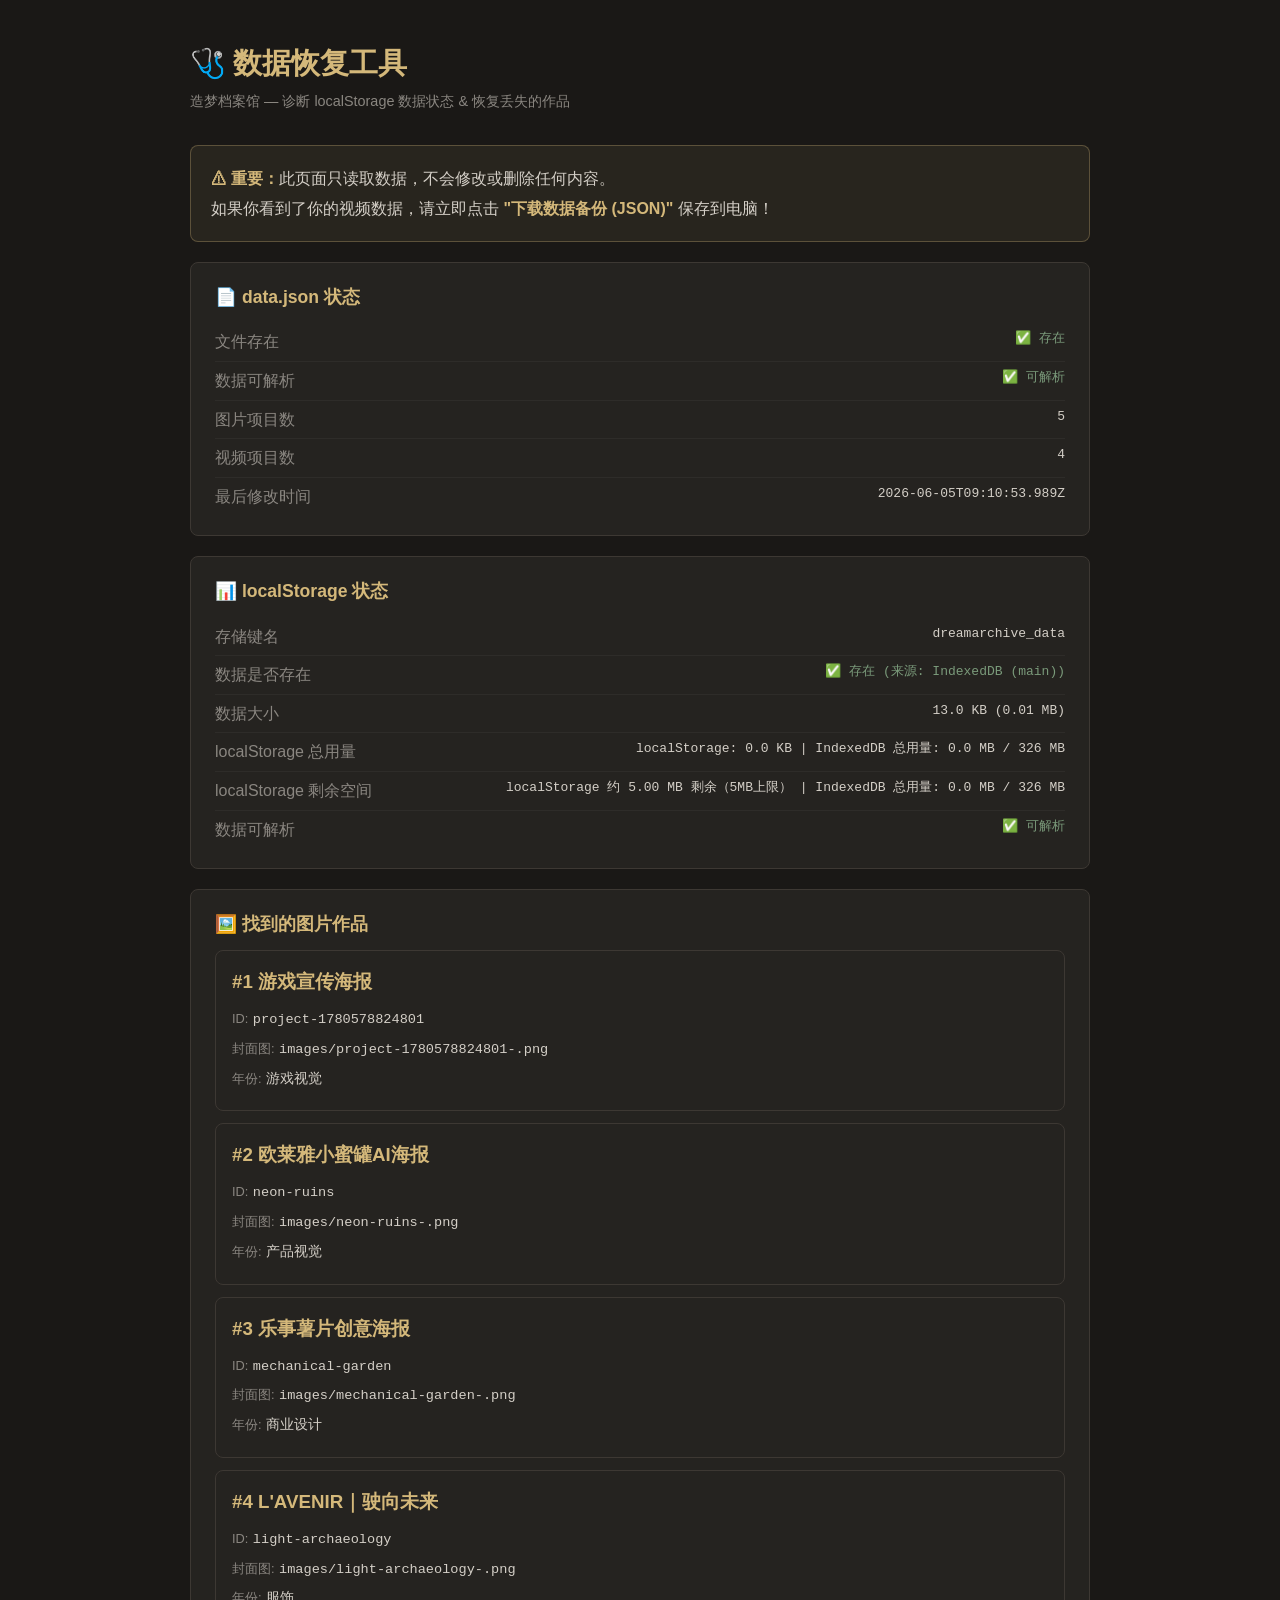
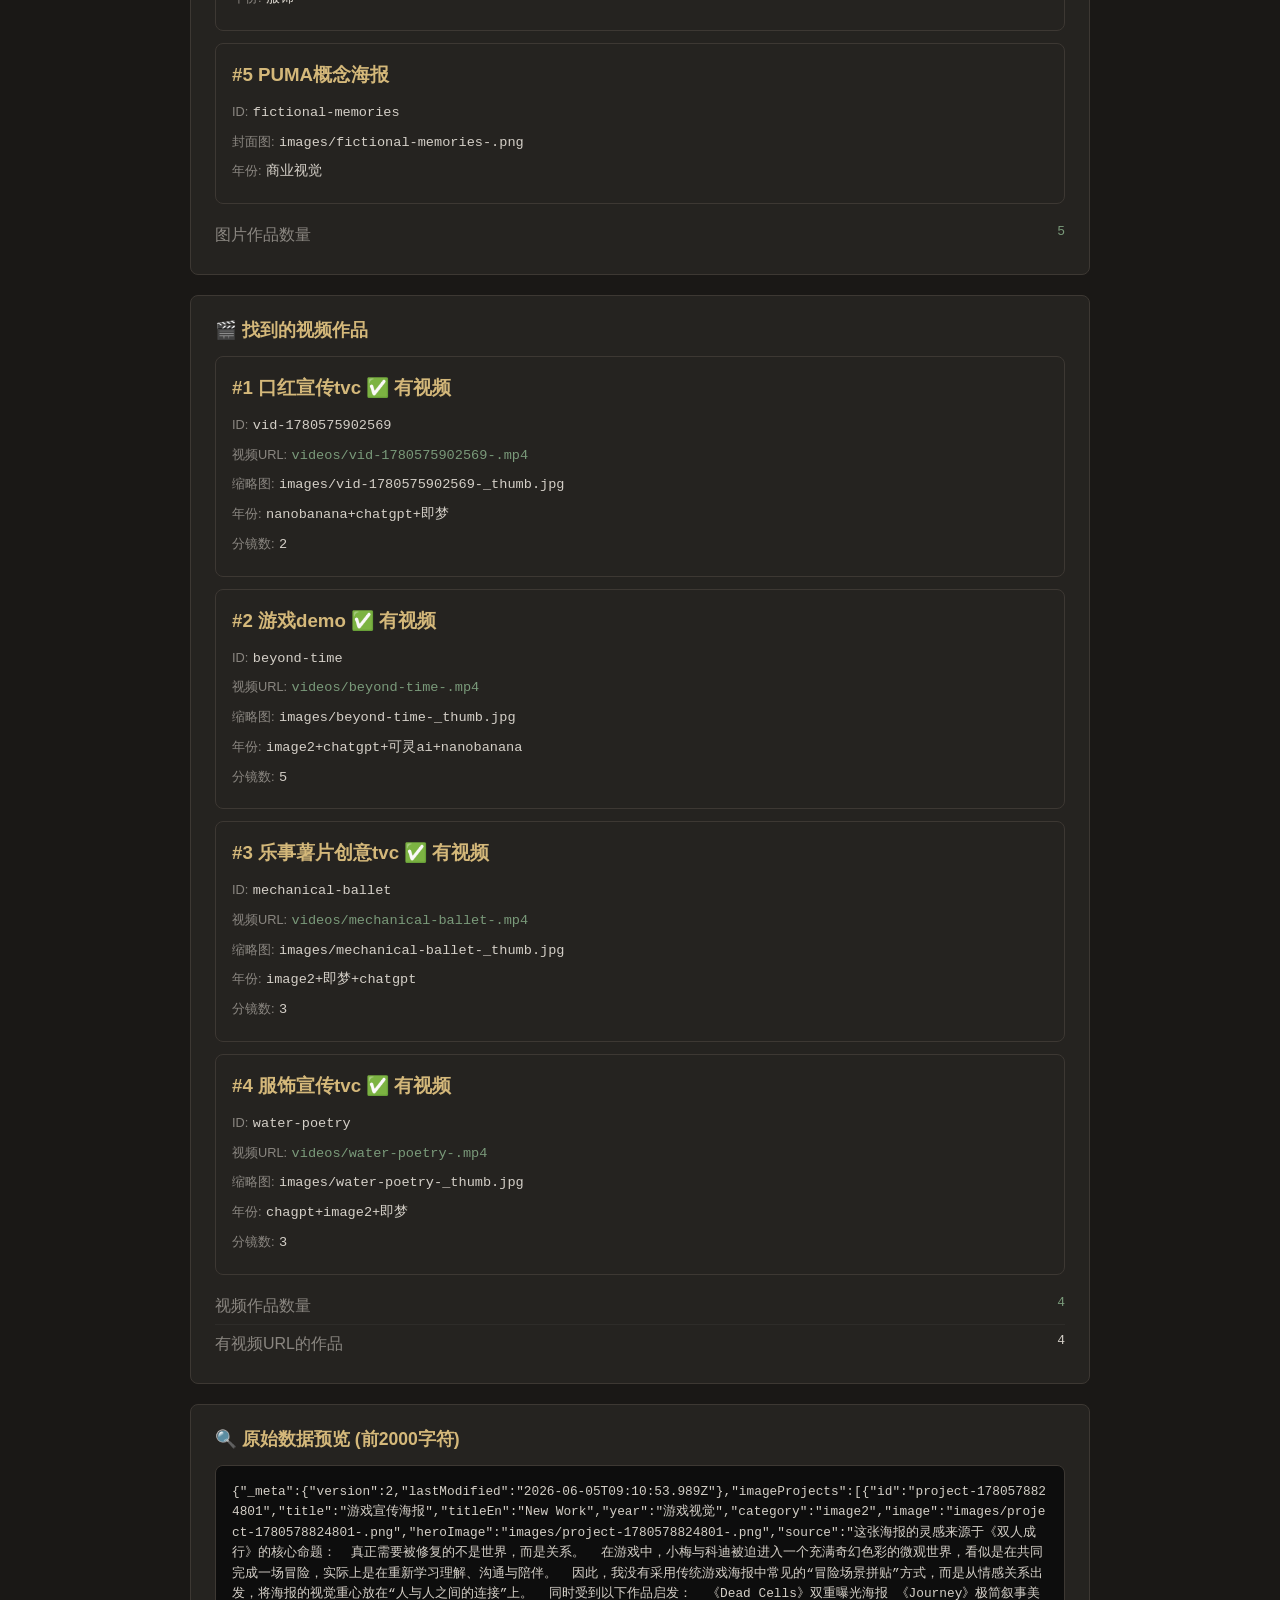
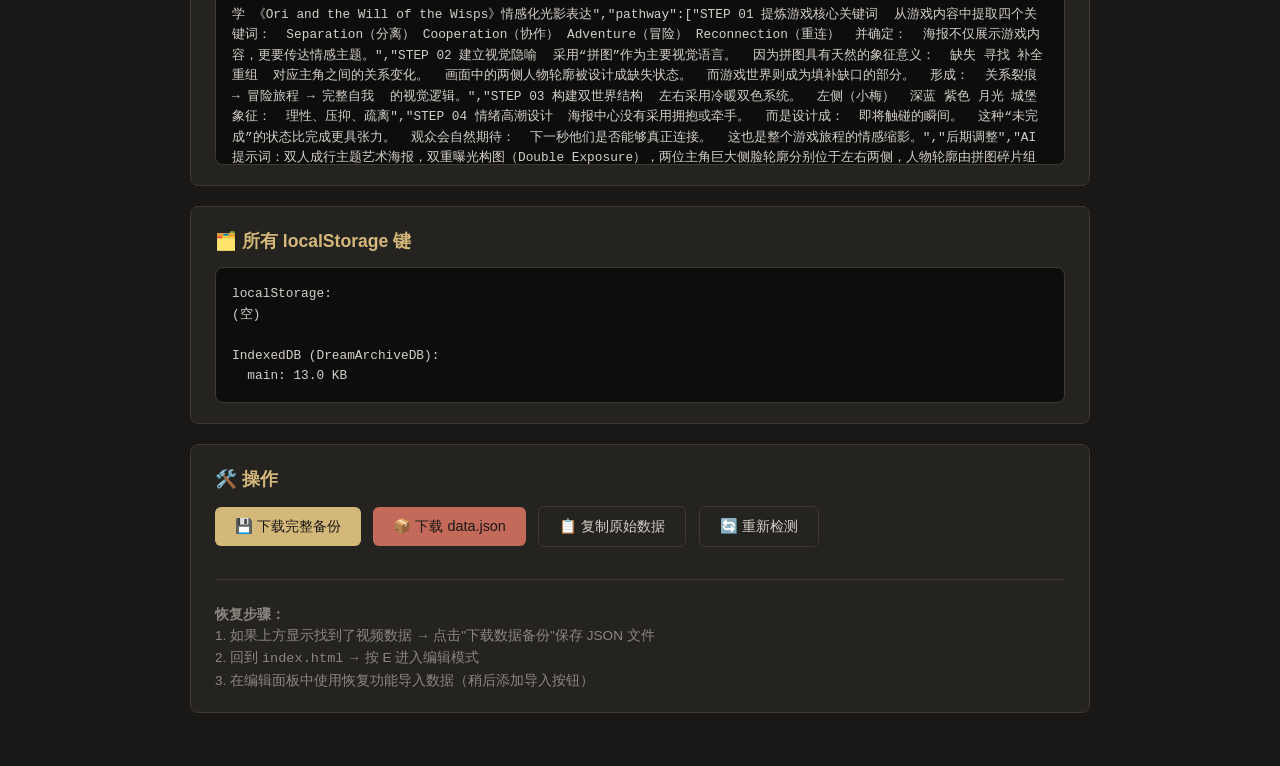
<file: recovery.html>
<!DOCTYPE html>
<html lang="zh-CN">
<head>
<meta charset="UTF-8">
<meta name="viewport" content="width=device-width, initial-scale=1.0">
<title>数据恢复工具 — 造梦档案馆</title>
<style>
  :root {
    --bg: #1a1816;
    --panel: #252320;
    --border: #3d3833;
    --gold: #d4b87a;
    --text: #d4cfc7;
    --text-dim: #8a8680;
    --green: #7a9a7a;
    --red: #c46a5a;
    --blue: #7a8aba;
  }
  * { margin:0; padding:0; box-sizing:border-box; }
  body {
    font-family: 'Noto Sans SC', 'Segoe UI', sans-serif;
    background: var(--bg);
    color: var(--text);
    line-height: 1.6;
    padding: 40px 20px;
    min-height: 100vh;
  }
  .container { max-width: 900px; margin: 0 auto; }
  h1 { font-family: 'Noto Serif SC', serif; font-size: 1.8rem; color: var(--gold); margin-bottom: 4px; }
  .subtitle { color: var(--text-dim); font-size: 0.9rem; margin-bottom: 32px; }

  .status-card {
    background: var(--panel);
    border: 1px solid var(--border);
    border-radius: 8px;
    padding: 20px 24px;
    margin-bottom: 20px;
  }
  .status-card h2 { font-size: 1.1rem; margin-bottom: 12px; color: var(--gold); }
  .status-row { display: flex; justify-content: space-between; padding: 6px 0; border-bottom: 1px solid rgba(255,255,255,0.04); }
  .status-row:last-child { border-bottom: none; }
  .status-label { color: var(--text-dim); }
  .status-value { font-family: monospace; }
  .status-value.good { color: var(--green); }
  .status-value.bad { color: var(--red); }

  .data-preview {
    background: #0d0d0d;
    border: 1px solid var(--border);
    border-radius: 8px;
    padding: 16px;
    font-family: monospace;
    font-size: 0.8rem;
    max-height: 300px;
    overflow-y: auto;
    white-space: pre-wrap;
    word-break: break-all;
    margin-top: 12px;
  }

  .btn {
    display: inline-block;
    padding: 10px 20px;
    border-radius: 6px;
    border: none;
    font-size: 0.9rem;
    cursor: pointer;
    font-family: inherit;
    transition: all 0.2s;
    margin-right: 8px;
    margin-bottom: 8px;
  }
  .btn-primary { background: var(--gold); color: #1a1816; }
  .btn-primary:hover { background: #e0c68a; }
  .btn-secondary { background: var(--panel); color: var(--text); border: 1px solid var(--border); }
  .btn-secondary:hover { background: #2d2a26; }
  .btn-danger { background: var(--red); color: white; }
  .btn-danger:hover { background: #d47464; }

  .project-card {
    background: var(--panel);
    border: 1px solid var(--border);
    border-radius: 8px;
    padding: 16px;
    margin-bottom: 12px;
  }
  .project-card h3 { color: var(--gold); margin-bottom: 8px; }
  .project-card .field { margin: 4px 0; }
  .project-card .field label { color: var(--text-dim); font-size: 0.8rem; }
  .project-card .field span { font-family: monospace; font-size: 0.85rem; word-break: break-all; }

  .toast {
    position: fixed;
    bottom: 24px;
    right: 24px;
    background: var(--green);
    color: white;
    padding: 12px 20px;
    border-radius: 8px;
    font-size: 0.9rem;
    opacity: 0;
    transform: translateY(20px);
    transition: all 0.3s;
    pointer-events: none;
    z-index: 999;
  }
  .toast.show { opacity: 1; transform: translateY(0); }

  .warning-box {
    background: rgba(212, 184, 122, 0.08);
    border: 1px solid rgba(212, 184, 122, 0.3);
    border-radius: 8px;
    padding: 16px 20px;
    margin-bottom: 20px;
  }
  .warning-box p { margin: 4px 0; }
  .warning-box strong { color: var(--gold); }

  hr { border: none; border-top: 1px solid var(--border); margin: 24px 0; }
</style>
</head>
<body>
<div class="container">
  <h1>🩺 数据恢复工具</h1>
  <p class="subtitle">造梦档案馆 — 诊断 localStorage 数据状态 &amp; 恢复丢失的作品</p>

  <div class="warning-box" id="warningBox" style="display:none;">
    <p><strong>⚠ 重要：</strong>此页面只读取数据，不会修改或删除任何内容。</p>
    <p>如果你看到了你的视频数据，请立即点击 <strong>"下载数据备份 (JSON)"</strong> 保存到电脑！</p>
  </div>

  <!-- Status -->
  <div class="status-card">
    <h2>📄 data.json 状态</h2>
    <div class="status-row">
      <span class="status-label">文件存在</span>
      <span class="status-value" id="jsonExists">检测中...</span>
    </div>
    <div class="status-row">
      <span class="status-label">数据可解析</span>
      <span class="status-value" id="jsonParsable">-</span>
    </div>
    <div class="status-row">
      <span class="status-label">图片项目数</span>
      <span class="status-value" id="jsonImages">-</span>
    </div>
    <div class="status-row">
      <span class="status-label">视频项目数</span>
      <span class="status-value" id="jsonVideos">-</span>
    </div>
    <div class="status-row">
      <span class="status-label">最后修改时间</span>
      <span class="status-value" id="jsonTime">-</span>
    </div>
  </div>

  <div class="status-card">
    <h2>📊 localStorage 状态</h2>
    <div class="status-row">
      <span class="status-label">存储键名</span>
      <span class="status-value">dreamarchive_data</span>
    </div>
    <div class="status-row">
      <span class="status-label">数据是否存在</span>
      <span class="status-value" id="dataExists">检测中...</span>
    </div>
    <div class="status-row">
      <span class="status-label">数据大小</span>
      <span class="status-value" id="dataSize">-</span>
    </div>
    <div class="status-row">
      <span class="status-label">localStorage 总用量</span>
      <span class="status-value" id="totalUsage">-</span>
    </div>
    <div class="status-row">
      <span class="status-label">localStorage 剩余空间</span>
      <span class="status-value" id="remaining">-</span>
    </div>
    <div class="status-row">
      <span class="status-label">数据可解析</span>
      <span class="status-value" id="dataParsable">-</span>
    </div>
  </div>

  <!-- Image Projects Found -->
  <div class="status-card" id="imageProjectsCard" style="display:none;">
    <h2>🖼️ 找到的图片作品</h2>
    <div id="imageProjectsList"></div>
    <div class="status-row" style="margin-top:12px;">
      <span class="status-label">图片作品数量</span>
      <span class="status-value good" id="imageCount">0</span>
    </div>
  </div>

  <!-- Video Projects Found -->
  <div class="status-card" id="videoProjectsCard" style="display:none;">
    <h2>🎬 找到的视频作品</h2>
    <div id="videoProjectsList"></div>
    <div class="status-row" style="margin-top:12px;">
      <span class="status-label">视频作品数量</span>
      <span class="status-value good" id="videoCount">0</span>
    </div>
    <div class="status-row">
      <span class="status-label">有视频URL的作品</span>
      <span class="status-value" id="videosWithUrl">0</span>
    </div>
  </div>

  <!-- Raw Data -->
  <div class="status-card">
    <h2>🔍 原始数据预览 (前2000字符)</h2>
    <div class="data-preview" id="rawData">加载中...</div>
  </div>

  <!-- All localStorage keys -->
  <div class="status-card">
    <h2>🗂️ 所有 localStorage 键</h2>
    <div class="data-preview" id="allKeys">加载中...</div>
  </div>

  <!-- Actions -->
  <div class="status-card">
    <h2>🛠️ 操作</h2>
    <button class="btn btn-primary" onclick="downloadBackup()">💾 下载完整备份</button>
    <button class="btn btn-primary" onclick="downloadDataJson()" style="background:#c46a5a;">📦 下载 data.json</button>
    <button class="btn btn-secondary" onclick="copyData()">📋 复制原始数据</button>
    <button class="btn btn-secondary" onclick="location.reload()">🔄 重新检测</button>
    <hr>
    <p style="color:var(--text-dim);font-size:0.85rem;margin-top:12px;">
      <strong>恢复步骤：</strong><br>
      1. 如果上方显示找到了视频数据 → 点击"下载数据备份"保存 JSON 文件<br>
      2. 回到 <code>index.html</code> → 按 E 进入编辑模式<br>
      3. 在编辑面板中使用恢复功能导入数据（稍后添加导入按钮）
    </p>
  </div>
</div>

<div class="toast" id="toast"></div>

<script>
  const STORAGE_KEY = 'dreamarchive_data';
  const DB_NAME = 'DreamArchiveDB';
  const DB_VERSION = 1;
  const DB_STORE = 'projects';

  function showToast(msg) {
    const t = document.getElementById('toast');
    t.textContent = msg;
    t.classList.add('show');
    clearTimeout(t._t);
    t._t = setTimeout(() => t.classList.remove('show'), 2500);
  }

  // ── IndexedDB helpers ─────────────────────────────────────
  function openIDB() {
    return new Promise((resolve, reject) => {
      const req = indexedDB.open(DB_NAME, DB_VERSION);
      req.onupgradeneeded = (e) => {
        const db = e.target.result;
        if (!db.objectStoreNames.contains(DB_STORE)) {
          db.createObjectStore(DB_STORE, { keyPath: 'key' });
        }
      };
      req.onsuccess = (e) => resolve(e.target.result);
      req.onerror = () => reject(req.error);
    });
  }

  function idbGet(db, key) {
    return new Promise((resolve, reject) => {
      const tx = db.transaction(DB_STORE, 'readonly');
      const store = tx.objectStore(DB_STORE);
      const req = store.get(key);
      req.onsuccess = () => resolve(req.result ? req.result.value : null);
      req.onerror = () => reject(req.error);
    });
  }

  function idbGetAll(db) {
    return new Promise((resolve, reject) => {
      const tx = db.transaction(DB_STORE, 'readonly');
      const store = tx.objectStore(DB_STORE);
      const req = store.getAll();
      req.onsuccess = () => {
        const result = {};
        (req.result || []).forEach(item => { result[item.key] = item.value; });
        resolve(result);
      };
      req.onerror = () => reject(req.error);
    });
  }

  // Parse and display project data
  function displayProjects(data, source) {
    const el = document.getElementById('rawData');
    const preview = data.substring(0, 2000) + (data.length > 2000 ? '\n\n... (截断，共 ' + data.length + ' 字符)' : '');

    try {
      const parsed = JSON.parse(data);
      document.getElementById('dataParsable').textContent = '✅ 可解析';
      document.getElementById('dataParsable').className = 'status-value good';
      document.getElementById('warningBox').style.display = 'block';

      // Image projects
      if (parsed.imageProjects && Array.isArray(parsed.imageProjects)) {
        const card = document.getElementById('imageProjectsCard');
        card.style.display = '';
        document.getElementById('imageCount').textContent = parsed.imageProjects.length;
        const list = document.getElementById('imageProjectsList');
        list.innerHTML = parsed.imageProjects.map((p, i) => `
          <div class="project-card">
            <h3>#${i+1} ${p.title || '(无标题)'}</h3>
            <div class="field"><label>ID:</label> <span>${p.id || '?'}</span></div>
            <div class="field"><label>封面图:</label> <span>${(p.image || '').substring(0, 80)}${(p.image || '').length > 80 ? '...' : ''}</span></div>
            <div class="field"><label>年份:</label> <span>${p.year || '?'}</span></div>
          </div>
        `).join('');
      }

      // Video projects
      if (parsed.videoProjects && Array.isArray(parsed.videoProjects)) {
        const card = document.getElementById('videoProjectsCard');
        card.style.display = '';
        document.getElementById('videoCount').textContent = parsed.videoProjects.length;
        const withUrl = parsed.videoProjects.filter(p => p.videoUrl && p.videoUrl.length > 0);
        document.getElementById('videosWithUrl').textContent = withUrl.length;
        const list = document.getElementById('videoProjectsList');
        list.innerHTML = parsed.videoProjects.map((p, i) => {
          const hasVideo = p.videoUrl && p.videoUrl.length > 0;
          const isDataUrl = hasVideo && p.videoUrl.startsWith('data:');
          const urlPreview = hasVideo
            ? (isDataUrl ? `data:video/... (${(p.videoUrl.length / 1024 / 1024).toFixed(2)} MB base64)` : p.videoUrl.substring(0, 100) + (p.videoUrl.length > 100 ? '...' : ''))
            : '(无视频)';
          return `
            <div class="project-card">
              <h3>#${i+1} ${p.title || '(无标题)'} ${hasVideo ? '✅ 有视频' : '⚠ 无视频URL'}</h3>
              <div class="field"><label>ID:</label> <span>${p.id || '?'}</span></div>
              <div class="field"><label>视频URL:</label> <span style="color:${hasVideo ? 'var(--green)' : 'var(--red)'}">${urlPreview}</span></div>
              <div class="field"><label>缩略图:</label> <span>${(p.thumbnail || '').substring(0, 80)}${(p.thumbnail || '').length > 80 ? '...' : ''}</span></div>
              <div class="field"><label>年份:</label> <span>${p.year || '?'}</span></div>
              <div class="field"><label>分镜数:</label> <span>${(p.storyboards || []).length}</span></div>
            </div>
          `;
        }).join('');
      }
    } catch (e) {
      document.getElementById('dataParsable').textContent = '❌ 解析失败: ' + e.message;
      document.getElementById('dataParsable').className = 'status-value bad';
    }
  }

  // ── Main analyze ──────────────────────────────────────────
  async function analyze() {
    // Check data.json first
    try {
      const resp = await fetch('data.json?v=' + Date.now());
      if (resp.ok) {
        const text = await resp.text();
        const jsonData = JSON.parse(text);
        document.getElementById('jsonExists').textContent = '✅ 存在';
        document.getElementById('jsonExists').className = 'status-value good';
        document.getElementById('jsonParsable').textContent = '✅ 可解析';
        document.getElementById('jsonParsable').className = 'status-value good';
        document.getElementById('jsonImages').textContent = (jsonData.imageProjects || []).length;
        document.getElementById('jsonVideos').textContent = (jsonData.videoProjects || []).length;
        document.getElementById('jsonTime').textContent = jsonData._meta?.lastModified || '未知';
      } else {
        document.getElementById('jsonExists').textContent = '❌ HTTP ' + resp.status;
        document.getElementById('jsonExists').className = 'status-value bad';
      }
    } catch(e) {
      document.getElementById('jsonExists').textContent = '❌ 加载失败';
      document.getElementById('jsonExists').className = 'status-value bad';
      document.getElementById('jsonParsable').textContent = e.message.includes('Failed to fetch') ? '需要本地服务器 (npx serve .)' : e.message;
    }

    // localStorage usage
    let lsBytes = 0;
    const lsKeys = [];
    for (let i = 0; i < localStorage.length; i++) {
      const k = localStorage.key(i);
      lsKeys.push(k);
      lsBytes += (k.length + (localStorage.getItem(k) || '').length) * 2;
    }
    document.getElementById('allKeys').textContent = 'localStorage:\n' + (lsKeys.length ? lsKeys.join('\n') : '(空)');

    // Check IndexedDB
    let idbData = null, idbBackup = null, idbKeys = [];
    try {
      const db = await openIDB();
      const all = await idbGetAll(db);
      idbKeys = Object.keys(all);

      let keysText = 'IndexedDB (' + DB_NAME + '):\n';
      if (idbKeys.length) {
        keysText += idbKeys.map(k => `  ${k}: ${(all[k].length / 1024).toFixed(1)} KB`).join('\n');
      } else {
        keysText += '  (空)';
      }
      document.getElementById('allKeys').textContent += '\n\n' + keysText;

      idbData = all['main'] || null;
      idbBackup = all['auto_backup'] || null;
      db.close();
    } catch(e) {
      document.getElementById('allKeys').textContent += '\n\nIndexedDB: ❌ 无法访问 (' + e.message + ')';
    }

    // Get IndexedDB usage
    let storageInfo = '';
    try {
      if (navigator.storage && navigator.storage.estimate) {
        const est = await navigator.storage.estimate();
        storageInfo = ` | IndexedDB 总用量: ${(est.usage / 1024 / 1024).toFixed(1)} MB / ${(est.quota / 1024 / 1024).toFixed(0)} MB`;
      }
    } catch(_) {}

    document.getElementById('totalUsage').textContent = `localStorage: ${(lsBytes/1024).toFixed(1)} KB${storageInfo}`;
    document.getElementById('remaining').textContent = `localStorage 约 ${(5 - lsBytes/1024/1024).toFixed(2)} MB 剩余（5MB上限）` + storageInfo;

    // Determine best data source: IndexedDB > localStorage
    let bestSource = null;
    let bestData = null;

    if (idbData) { bestSource = 'IndexedDB (main)'; bestData = idbData; }
    else if (idbBackup) { bestSource = 'IndexedDB (auto_backup)'; bestData = idbBackup; }
    else {
      const lsRaw = localStorage.getItem(STORAGE_KEY);
      if (lsRaw) { bestSource = 'localStorage'; bestData = lsRaw; }
      else {
        const lsBackup = localStorage.getItem(STORAGE_KEY + '_backup');
        if (lsBackup) { bestSource = 'localStorage (_backup)'; bestData = lsBackup; }
      }
    }

    const existsEl = document.getElementById('dataExists');
    const sizeEl = document.getElementById('dataSize');

    if (!bestData) {
      existsEl.textContent = '❌ 所有存储源均无数据';
      existsEl.className = 'status-value bad';
      sizeEl.textContent = 'N/A';
      document.getElementById('dataParsable').textContent = 'N/A';
      document.getElementById('rawData').textContent = '⚠ 未在任何存储中找到数据。\n\n已检查:\n- IndexedDB: DreamArchiveDB\n- localStorage: dreamarchive_data\n- localStorage: dreamarchive_data_backup\n\n数据已永久丢失，无法恢复。\n\n建议: 检查下载文件夹中是否有之前自动备份的 JSON 文件。';
      document.getElementById('warningBox').style.display = 'none';
      return;
    }

    existsEl.textContent = '✅ 存在 (来源: ' + bestSource + ')';
    existsEl.className = 'status-value good';
    sizeEl.textContent = `${(bestData.length / 1024).toFixed(1)} KB (${(bestData.length / 1024 / 1024).toFixed(2)} MB)`;

    // Show raw preview
    document.getElementById('rawData').textContent = bestData.substring(0, 2000) + (bestData.length > 2000 ? '\n\n... (截断，共 ' + bestData.length + ' 字符)' : '');

    displayProjects(bestData, bestSource);
  }

  // ── Download backup (prefer IndexedDB) ────────────────────
  async function downloadBackup() {
    // Try IndexedDB first
    let data = null;
    try {
      const db = await openIDB();
      data = await idbGet(db, 'main');
      if (!data) data = await idbGet(db, 'auto_backup');
      db.close();
    } catch(_) {}

    // Fallback to localStorage
    if (!data) {
      data = localStorage.getItem(STORAGE_KEY);
      if (!data) data = localStorage.getItem(STORAGE_KEY + '_backup');
    }

    if (!data) {
      showToast('❌ 所有存储源均无数据可备份');
      return;
    }

    // Pretty-print if valid JSON
    let content = data;
    try {
      content = JSON.stringify(JSON.parse(data), null, 2);
    } catch(e) { /* use raw */ }

    const blob = new Blob([content], { type: 'application/json' });
    const url = URL.createObjectURL(blob);
    const a = document.createElement('a');
    a.href = url;
    const now = new Date();
    const stamp = `${now.getFullYear()}-${String(now.getMonth()+1).padStart(2,'0')}-${String(now.getDate()).padStart(2,'0')}_${String(now.getHours()).padStart(2,'0')}-${String(now.getMinutes()).padStart(2,'0')}`;
    a.download = `dreamarchive_backup_${stamp}.json`;
    a.click();
    URL.revokeObjectURL(url);
    showToast('✅ 备份已下载！请妥善保存此文件');
  }

  // ── Copy data ─────────────────────────────────────────────
  async function copyData() {
    let data = null;
    try {
      const db = await openIDB();
      data = await idbGet(db, 'main');
      if (!data) data = await idbGet(db, 'auto_backup');
      db.close();
    } catch(_) {}
    if (!data) {
      data = localStorage.getItem(STORAGE_KEY);
      if (!data) data = localStorage.getItem(STORAGE_KEY + '_backup');
    }
    if (!data) {
      showToast('❌ 没有数据可复制');
      return;
    }
    navigator.clipboard.writeText(data).then(() => {
      showToast('✅ 已复制到剪贴板');
    }).catch(() => {
      showToast('❌ 复制失败，请手动选择文本');
    });
  }

  async function downloadDataJson() {
    let data = null;
    // Prefer IndexedDB for latest edits
    try {
      const db = await openIDB();
      const raw = await idbGet(db, 'main');
      db.close();
      if (raw) data = raw;
    } catch(_) {}
    // Fallback to localStorage
    if (!data) {
      data = localStorage.getItem(STORAGE_KEY);
      if (!data) data = localStorage.getItem(STORAGE_KEY + '_backup');
    }
    if (!data) {
      showToast('❌ 没有数据可导出');
      return;
    }
    try {
      const parsed = JSON.parse(data);
      parsed._meta = parsed._meta || {};
      parsed._meta.lastModified = new Date().toISOString();
      parsed._meta.version = 2;
      data = JSON.stringify(parsed, null, 2);
    } catch(e) {}

    const blob = new Blob([data], { type: 'application/json' });
    const url = URL.createObjectURL(blob);
    const a = document.createElement('a');
    a.href = url;
    a.download = 'data.json';
    a.click();
    URL.revokeObjectURL(url);
    showToast('✅ data.json 已下载 — 请放入项目文件夹替换旧文件');
  }

  // Run on load
  analyze();
</script>
</body>
</html>
</file>
<file: styles.css>
/* ============================================================
   造梦档案馆 — Dream Archive
   Design System & Styles
   ============================================================ */

/* --- CSS Custom Properties --- */
:root {
  /* Primary Palette */
  --cream: #faf8f5;
  --cream-warm: #f5f0e8;
  --cream-deep: #ede6db;
  --paper: #f7f4ef;
  --paper-dark: #efe9e0;

  /* Neutrals */
  --charcoal: #2a2625;
  --charcoal-light: #3d3836;
  --charcoal-soft: #5c5654;
  --warm-gray: #b8b0a8;
  --warm-gray-light: #d4cfc8;
  --silver: #c8c3bb;
  --silver-light: #e0dcd6;

  /* Accents */
  --gold-aged: #b8a88a;
  --gold-deep: #a69264;
  --gold-pale: #d4c9b0;
  --brown-deep: #5c3d2e;
  --brown-soft: #8b7355;

  /* Typography */
  --font-serif: 'Cormorant Garamond', 'Noto Serif SC', 'Songti SC', 'STSong', serif;
  --font-sans: 'Work Sans', 'Noto Sans SC', 'PingFang SC', 'Hiragino Sans GB', sans-serif;
  --font-serif-cn: 'Noto Serif SC', 'Songti SC', 'STSong', serif;

  /* Spacing */
  --space-xs: 0.5rem;
  --space-sm: 1rem;
  --space-md: 2rem;
  --space-lg: 4rem;
  --space-xl: 8rem;
  --space-2xl: 12rem;

  /* Timing */
  --ease-expo: cubic-bezier(0.16, 1, 0.3, 1);
  --ease-slow: cubic-bezier(0.4, 0, 0.2, 1);
  --ease-spring: cubic-bezier(0.34, 1.56, 0.64, 1);
  --duration-slow: 1.2s;
  --duration-med: 0.8s;
  --duration-fast: 0.4s;
  --duration-breath: 6s;
}

/* --- Reset & Base --- */
*, *::before, *::after {
  margin: 0;
  padding: 0;
  box-sizing: border-box;
}

html {
  font-size: 16px;
  -webkit-font-smoothing: antialiased;
  -moz-osx-font-smoothing: grayscale;
  background: var(--cream);
  color: var(--charcoal);
  overflow: hidden;
  height: 100%;
}

body {
  font-family: var(--font-sans);
  font-weight: 300;
  line-height: 1.8;
  height: 100%;
  overflow: hidden;
  background: var(--cream);
  cursor: default;
  user-select: none;
}

/* ============================================================
   GRAIN / NOISE OVERLAY
   ============================================================ */
.grain-overlay {
  position: fixed;
  inset: 0;
  pointer-events: none;
  z-index: 9999;
  opacity: 0.035;
  background-image: url("data:image/svg+xml,%3Csvg viewBox='0 0 256 256' xmlns='http://www.w3.org/2000/svg'%3E%3Cfilter id='noise'%3E%3CfeTurbulence type='fractalNoise' baseFrequency='0.9' numOctaves='4' stitchTiles='stitch'/%3E%3C/filter%3E%3Crect width='100%25' height='100%25' filter='url(%23noise)' opacity='1'/%3E%3C/svg%3E");
  background-repeat: repeat;
  background-size: 256px 256px;
}

/* ============================================================
   VIEW SYSTEM
   ============================================================ */
.view {
  position: fixed;
  inset: 0;
  opacity: 0;
  pointer-events: none;
  transition: opacity var(--duration-slow) var(--ease-expo);
  overflow-y: auto;
  overflow-x: hidden;
}

.view.active {
  opacity: 1;
  pointer-events: all;
}

/* View entrance animation */
.view.active.fresh {
  animation: viewEnter 1.4s var(--ease-expo) forwards;
}

@keyframes viewEnter {
  0%   { opacity: 0; transform: translateY(12px); }
  100% { opacity: 1; transform: translateY(0); }
}

/* ============================================================
   LANDING — Artist Intro (5 screens)
   ============================================================ */
#landing {
  background: var(--paper);
  scroll-behavior: smooth;
}

/* --- Screen Container --- */
.intro-screen {
  position: relative;
  width: 100%;
  min-height: 100vh;
  display: flex;
  align-items: center;
  justify-content: center;
  overflow: hidden;
}

/* === SCREEN 1: Immersive Opener === */
.screen-1 {
  background:
    radial-gradient(ellipse at 40% 35%, rgba(184,168,138,0.1) 0%, transparent 55%),
    radial-gradient(ellipse at 65% 55%, rgba(160,145,120,0.06) 0%, transparent 50%),
    var(--paper);
}

/* Animated background textures */
.texture-bg {
  position: absolute;
  inset: 0;
  pointer-events: none;
}

.texture-layer {
  position: absolute;
  inset: 0;
}

.texture-paper {
  background:
    repeating-linear-gradient(
      0deg,
      transparent,
      transparent 2px,
      rgba(180,170,155,0.03) 2px,
      rgba(180,170,155,0.03) 4px
    );
  animation: textureShift 20s linear infinite;
}

.texture-light {
  background:
    radial-gradient(ellipse at 50% 40%, rgba(200,190,170,0.15) 0%, transparent 70%);
  animation: lightBreathe 8s ease-in-out infinite;
}

@keyframes textureShift {
  0% { transform: translateY(0); }
  100% { transform: translateY(4px); }
}

@keyframes lightBreathe {
  0%, 100% { opacity: 0.6; transform: scale(1); }
  50%      { opacity: 1; transform: scale(1.05); }
}

/* Screen 1 content */
.screen-1-content {
  position: relative;
  z-index: 2;
  text-align: center;
  padding: var(--space-lg);
}

.intro-quote {
  font-family: var(--font-serif-cn);
  font-size: clamp(1.8rem, 4.5vw, 3.4rem);
  font-weight: 500;
  color: var(--charcoal);
  letter-spacing: 0.1em;
  line-height: 1.6;
  opacity: 0;
  transform: translateY(30px);
  animation: revealLine 2s var(--ease-expo) 0.6s forwards;
}

.intro-identity {
  margin-top: clamp(3rem, 8vh, 6rem);
  opacity: 0;
  transform: translateY(30px);
  animation: revealLine 2s var(--ease-expo) 2s forwards;
}

.intro-name {
  font-family: var(--font-serif-cn);
  font-size: clamp(2.6rem, 7vw, 5.5rem);
  font-weight: 600;
  color: var(--charcoal);
  letter-spacing: 0.15em;
  line-height: 1.2;
  margin-bottom: 0.5rem;
}

.intro-role {
  font-family: var(--font-serif-cn);
  font-size: clamp(1rem, 2vw, 1.4rem);
  font-weight: 400;
  color: var(--charcoal-soft);
  letter-spacing: 0.18em;
  margin-top: 1rem;
}

.intro-role-en {
  font-family: var(--font-serif);
  font-style: italic;
  font-size: clamp(0.85rem, 1.3vw, 1.1rem);
  font-weight: 300;
  color: var(--warm-gray);
  letter-spacing: 0.1em;
  margin-top: 0.5rem;
}

@keyframes revealLine {
  0%   { opacity: 0; transform: translateY(30px); }
  100% { opacity: 1; transform: translateY(0); }
}

/* Scroll hint */
.scroll-hint {
  position: absolute;
  bottom: 2.5rem;
  left: 50%;
  transform: translateX(-50%);
  z-index: 2;
}

.scroll-hint-line {
  display: block;
  width: 1px;
  height: 40px;
  background: linear-gradient(180deg, var(--warm-gray) 0%, transparent 100%);
  animation: scrollPulse 2.5s ease-in-out infinite;
}

@keyframes scrollPulse {
  0%, 100% { opacity: 0.3; transform: translateY(0); }
  50%      { opacity: 1; transform: translateY(12px); }
}

/* === SCREEN 2: Manifesto === */
.screen-2 {
  background:
    radial-gradient(ellipse at 30% 60%, rgba(184,168,138,0.05) 0%, transparent 55%),
    var(--paper);
  padding: var(--space-xl) var(--space-md);
}

.manifesto-container {
  max-width: 650px;
  width: 100%;
  padding: 0 var(--space-md);
}

.manifesto-label {
  font-family: var(--font-sans);
  font-size: 0.65rem;
  font-weight: 400;
  letter-spacing: 0.2em;
  color: var(--gold-aged);
  text-transform: uppercase;
  margin-bottom: var(--space-xl);
  opacity: 0;
  transition: opacity 1s ease, transform 1s ease;
}

.manifesto-label.visible {
  opacity: 1;
}

.manifesto-text {
  display: flex;
  flex-direction: column;
  gap: 1rem;
}

.manifesto-p {
  font-family: var(--font-serif-cn);
  font-size: clamp(1rem, 2vw, 1.25rem);
  font-weight: 400;
  line-height: 2.2;
  color: var(--charcoal);
  letter-spacing: 0.05em;
  opacity: 0;
  transform: translateY(20px);
  transition: opacity 1.2s var(--ease-expo), transform 1.2s var(--ease-expo);
}

.manifesto-p.visible {
  opacity: 1;
  transform: translateY(0);
}

.manifesto-break {
  margin-top: 1.5rem;
}

/* === SCREEN 3: Creative DNA — Floating Tags === */
.screen-3 {
  background:
    radial-gradient(ellipse at 50% 50%, rgba(160,145,120,0.04) 0%, transparent 65%),
    var(--paper-dark);
  min-height: 100vh;
}

.dna-container {
  position: relative;
  width: 100%;
  height: 100vh;
  display: flex;
  align-items: center;
  justify-content: center;
}

.dna-label {
  position: absolute;
  top: 4rem;
  left: 50%;
  transform: translateX(-50%);
  font-family: var(--font-sans);
  font-size: 0.65rem;
  font-weight: 400;
  letter-spacing: 0.2em;
  color: var(--gold-aged);
  text-transform: uppercase;
  z-index: 2;
}

.dna-space {
  position: relative;
  width: min(90vw, 700px);
  height: min(70vh, 500px);
}

.dna-tag {
  position: absolute;
  left: var(--dx, 50%);
  top: var(--dy, 50%);
  transform: translate(-50%, -50%) rotate(var(--dr, 0deg));
  padding: 0.5rem 1.5rem;
  font-family: var(--font-serif-cn);
  font-size: clamp(0.9rem, 1.6vw, 1.2rem);
  font-weight: 400;
  color: var(--charcoal-soft);
  letter-spacing: 0.08em;
  white-space: nowrap;
  transition: color 0.4s ease, transform 0.5s var(--ease-spring);
  cursor: default;
  animation: dnaFloat 6s ease-in-out infinite;
  animation-delay: calc(var(--i, 0) * -0.8s);
}

.dna-tag:hover {
  color: var(--charcoal);
  transform: translate(-50%, -50%) rotate(0deg) scale(1.08);
}

@keyframes dnaFloat {
  0%, 100% { margin-top: 0; }
  25%      { margin-top: -8px; }
  75%      { margin-top: 6px; }
}

/* === SCREEN 4: Methodology === */
.screen-4 {
  background:
    radial-gradient(ellipse at 60% 40%, rgba(184,168,138,0.06) 0%, transparent 55%),
    var(--paper);
  padding: var(--space-xl) var(--space-md);
}

.methodology-container {
  max-width: 500px;
  width: 100%;
  text-align: center;
}

.methodology-quote {
  font-family: var(--font-serif-cn);
  font-size: clamp(1.15rem, 2.3vw, 1.6rem);
  font-weight: 500;
  color: var(--charcoal);
  letter-spacing: 0.06em;
  line-height: 1.8;
  margin-bottom: var(--space-xl);
  opacity: 0;
  transform: translateY(20px);
  transition: opacity 1.2s var(--ease-expo), transform 1.2s var(--ease-expo);
}

.methodology-quote.visible {
  opacity: 1;
  transform: translateY(0);
}

/* Methodology Flow */
.methodology-flow {
  display: flex;
  flex-direction: column;
  align-items: center;
  gap: 0;
  padding: var(--space-md) 0;
}

.method-node {
  display: flex;
  align-items: center;
  gap: 1rem;
  padding: 0.7rem 0;
  opacity: 0;
  transform: translateX(-20px);
  transition: opacity 0.8s var(--ease-expo), transform 0.8s var(--ease-expo);
}

.method-node.visible {
  opacity: 1;
  transform: translateX(0);
}

.method-dot {
  width: 8px;
  height: 8px;
  border-radius: 50%;
  background: var(--gold-aged);
  flex-shrink: 0;
}

.method-node-final .method-dot {
  background: var(--charcoal);
  width: 10px;
  height: 10px;
  box-shadow: 0 0 0 4px rgba(184,168,138,0.2);
}

.method-label {
  font-family: var(--font-serif-cn);
  font-size: 0.95rem;
  font-weight: 400;
  color: var(--charcoal);
  letter-spacing: 0.08em;
}

.method-node-final .method-label {
  font-weight: 500;
}

.method-line {
  width: 1px;
  height: 28px;
  background: var(--warm-gray-light);
  opacity: 0;
  transition: opacity 0.6s ease;
}

.method-line.visible {
  opacity: 1;
}

/* === SCREEN 5: Final CTA === */
.screen-5 {
  background:
    radial-gradient(ellipse at 50% 45%, rgba(184,168,138,0.08) 0%, transparent 60%),
    var(--paper);
  min-height: 100vh;
}

.final-container {
  text-align: center;
  padding: var(--space-lg);
}

.final-quote {
  font-family: var(--font-serif-cn);
  font-size: clamp(1.5rem, 3.5vw, 2.6rem);
  font-weight: 500;
  color: var(--charcoal);
  letter-spacing: 0.08em;
  line-height: 1.8;
  opacity: 0;
  transform: translateY(20px);
  transition: opacity 1.5s var(--ease-expo), transform 1.5s var(--ease-expo);
}

.final-quote.visible {
  opacity: 1;
  transform: translateY(0);
}

/* Enter button (screen 5) */
.enter-btn {
  display: inline-block;
  margin-top: clamp(3rem, 8vh, 5rem);
  padding: 0.9rem 3rem;
  background: transparent;
  border: 1px solid var(--charcoal-soft);
  color: var(--charcoal-soft);
  font-family: var(--font-serif-cn);
  font-size: 0.95rem;
  font-weight: 400;
  letter-spacing: 0.2em;
  cursor: pointer;
  opacity: 0;
  transform: translateY(10px);
  transition: all 0.4s ease, opacity 1s 0.5s ease, transform 1s 0.5s ease;
}

.enter-btn.visible {
  opacity: 1;
  transform: translateY(0);
}

.enter-btn:hover {
  background: var(--charcoal);
  color: var(--cream);
  border-color: var(--charcoal);
  letter-spacing: 0.25em;
}

/* === RESPONSIVE for intro screens === */
@media (max-width: 768px) {
  .intro-name {
    font-size: clamp(2rem, 8vw, 3.5rem);
  }

  .dna-tag {
    font-size: 0.85rem;
    padding: 0.4rem 1rem;
  }

  .manifesto-p {
    font-size: 0.95rem;
    line-height: 2;
  }

  .scroll-hint {
    bottom: 1.5rem;
  }
}

/* ============================================================
   HALL — Exhibition Hall
   ============================================================ */
#hall {
  display: flex;
  flex-direction: column;
  align-items: center;
  justify-content: center;
  background:
    radial-gradient(ellipse at 30% 30%, rgba(184,168,138,0.06) 0%, transparent 55%),
    radial-gradient(ellipse at 70% 70%, rgba(140,120,100,0.04) 0%, transparent 50%),
    var(--paper);
  padding: var(--space-lg);
}

.hall-header {
  text-align: center;
  margin-bottom: var(--space-xl);
}

.museum-title {
  font-family: var(--font-serif-cn);
  font-size: clamp(2.2rem, 5vw, 3.8rem);
  font-weight: 500;
  letter-spacing: 0.15em;
  color: var(--charcoal);
}

.museum-subtitle {
  font-family: var(--font-serif);
  font-style: italic;
  font-size: clamp(0.85rem, 1.2vw, 1rem);
  color: var(--charcoal-soft);
  letter-spacing: 0.08em;
  margin-top: 0.6rem;
}

/* Hall Space */
.hall-space {
  display: flex;
  gap: clamp(4rem, 12vw, 14rem);
  align-items: center;
  justify-content: center;
  flex-wrap: wrap;
}

/* --- Entrance Sculptures --- */
.entrance {
  display: flex;
  flex-direction: column;
  align-items: center;
  gap: var(--space-lg);
  cursor: pointer;
  /* transform set by JS parallax — no conflict */
  transition: transform 0.1s linear;
}

/* Breathing on the sculpture, not the entrance wrapper */
.entrance-sculpture {
  animation: entranceBreath 7s ease-in-out infinite;
}

.entrance:nth-child(2) .entrance-sculpture {
  animation-delay: -3.5s;
}

@keyframes entranceBreath {
  0%, 100% { transform: translateY(0); }
  50%      { transform: translateY(-8px); }
}

.entrance:hover .entrance-sculpture {
  animation-play-state: paused;
}

/* --- Still Dreams Sculpture (stacked frames) --- */
.entrance-sculpture {
  position: relative;
  width: 200px;
  height: 260px;
}

.sculpture-frame {
  position: absolute;
  border: 1px solid var(--charcoal-soft);
  background: var(--paper);
  transition: all var(--duration-slow) var(--ease-expo);
}

.frame-1 {
  width: 180px;
  height: 240px;
  top: 0;
  left: 0;
  transform: rotate(-3deg);
  background:
    radial-gradient(circle at 30% 40%, rgba(200,190,170,0.3) 0%, transparent 70%),
    var(--paper);
}

.frame-2 {
  width: 180px;
  height: 240px;
  top: 6px;
  left: 10px;
  transform: rotate(2deg);
  background:
    radial-gradient(circle at 60% 50%, rgba(180,170,150,0.25) 0%, transparent 65%),
    var(--paper-dark);
}

.frame-3 {
  width: 180px;
  height: 240px;
  top: 12px;
  left: 20px;
  transform: rotate(-1deg);
  background:
    radial-gradient(circle at 40% 35%, rgba(190,175,155,0.2) 0%, transparent 60%),
    var(--paper);
}

.entrance:hover .frame-1 { transform: rotate(-6deg) translate(-8px, -4px); }
.entrance:hover .frame-2 { transform: rotate(5deg) translate(8px, -2px); }
.entrance:hover .frame-3 { transform: rotate(-3deg) translate(4px, 8px); }

/* --- Flowing Dreams Sculpture (film rolls) --- */
.entrance-sculpture-film {
  display: flex;
  gap: 12px;
  align-items: center;
  justify-content: center;
}

.film-roll {
  width: 50px;
  height: 240px;
  background:
    repeating-linear-gradient(
      0deg,
      var(--charcoal-soft) 0px,
      var(--charcoal-soft) 2px,
      transparent 2px,
      transparent 30px
    ),
    linear-gradient(
      180deg,
      rgba(60,55,50,0.15) 0%,
      rgba(60,55,50,0.05) 50%,
      rgba(60,55,50,0.15) 100%
    );
  border-radius: 2px;
  transition: all var(--duration-slow) var(--ease-expo);
}

.entrance:hover .film-roll {
  filter: brightness(1.1);
}

.entrance:hover .film-roll:nth-child(1) { transform: rotate(-4deg) translateY(-10px); }
.entrance:hover .film-roll:nth-child(2) { transform: translateY(-18px); }
.entrance:hover .film-roll:nth-child(3) { transform: rotate(4deg) translateY(-10px); }

/* Entrance Text */
.entrance-text {
  text-align: center;
}

.entrance-title {
  font-family: var(--font-serif-cn);
  font-size: 1.4rem;
  font-weight: 500;
  letter-spacing: 0.12em;
  color: var(--charcoal);
}

.entrance-subtitle {
  font-family: var(--font-serif);
  font-style: italic;
  font-size: 0.9rem;
  color: var(--charcoal-soft);
  margin-top: 0.3rem;
  letter-spacing: 0.06em;
}

.entrance-desc {
  font-family: var(--font-sans);
  font-size: 0.75rem;
  font-weight: 300;
  color: var(--warm-gray);
  letter-spacing: 0.15em;
  margin-top: 0.8rem;
  text-transform: uppercase;
}

/* Hall About Link */
.hall-about-link {
  position: absolute;
  bottom: var(--space-lg);
  right: var(--space-lg);
}

.text-link {
  background: none;
  border: none;
  font-family: var(--font-serif-cn);
  font-size: 0.85rem;
  font-weight: 400;
  color: var(--charcoal-soft);
  letter-spacing: 0.1em;
  cursor: pointer;
  transition: color var(--duration-fast);
  padding: 0.5rem 0;
  border-bottom: 1px solid transparent;
}

.text-link:hover {
  color: var(--charcoal);
  border-bottom-color: var(--charcoal-soft);
}

/* ============================================================
   BACK BUTTON
   ============================================================ */
.back-btn {
  background: none;
  border: none;
  font-family: var(--font-sans);
  font-size: 0.8rem;
  font-weight: 300;
  color: var(--charcoal-soft);
  letter-spacing: 0.1em;
  cursor: pointer;
  padding: 0.5rem 0;
  transition: all var(--duration-fast);
}

.back-btn:hover {
  color: var(--charcoal);
  letter-spacing: 0.15em;
}

.back-btn-fixed {
  position: fixed;
  top: var(--space-md);
  left: var(--space-md);
  z-index: 250;
  mix-blend-mode: difference;
  color: var(--silver-light);
}

.back-btn-fixed:hover {
  color: white;
}

/* ============================================================
   GALLERY HEADER
   ============================================================ */
.gallery-header {
  text-align: center;
  padding: var(--space-xl) var(--space-md) var(--space-lg);
  position: relative;
  z-index: 200;
}

.gallery-header .back-btn {
  position: absolute;
  top: var(--space-md);
  left: var(--space-md);
}

.gallery-title {
  font-family: var(--font-serif-cn);
  font-size: clamp(1.6rem, 3.5vw, 2.6rem);
  font-weight: 500;
  letter-spacing: 0.12em;
  color: var(--charcoal);
}

.gallery-subtitle {
  font-family: var(--font-serif);
  font-style: italic;
  font-size: 0.9rem;
  color: var(--charcoal-soft);
  margin-top: 0.4rem;
  letter-spacing: 0.06em;
}

.gallery-instruction {
  position: fixed;
  bottom: var(--space-md);
  left: 50%;
  transform: translateX(-50%);
  text-align: center;
  opacity: 0.5;
  pointer-events: none;
  z-index: 50;
  transition: opacity var(--duration-slow);
}

.gallery-instruction p {
  font-family: var(--font-sans);
  font-size: 0.75rem;
  font-weight: 300;
  color: var(--charcoal-soft);
  letter-spacing: 0.08em;
}

/* ============================================================
   IMAGE GALLERY — Curated Table
   ============================================================ */
#image-gallery {
  background:
    radial-gradient(ellipse at 40% 45%, rgba(184,168,138,0.05) 0%, transparent 60%),
    var(--paper-dark);
}

.curated-table {
  position: relative;
  width: 100%;
  height: calc(100vh - 180px);
  display: flex;
  align-items: center;
  justify-content: center;
}

.table-surface {
  position: absolute;
  width: 70%;
  max-width: 800px;
  height: 2px;
  background: linear-gradient(
    90deg,
    transparent,
    var(--warm-gray-light),
    var(--warm-gray),
    var(--warm-gray-light),
    transparent
  );
  top: 50%;
  opacity: 0.4;
  transition: opacity var(--duration-slow);
}

.table-hint {
  position: absolute;
  top: -40px;
  left: 50%;
  transform: translateX(-50%);
  font-family: var(--font-serif);
  font-style: italic;
  font-size: 0.9rem;
  color: var(--charcoal-soft);
  letter-spacing: 0.08em;
  opacity: 0.6;
}

/* Photo Pile */
.photo-pile {
  position: relative;
  width: 340px;
  height: 440px;
  cursor: pointer;
}

.photo-pile.scattered {
  position: fixed;
  inset: 0;
  width: 100%;
  height: 100%;
  cursor: default;
  z-index: 10;
}

/* Grid layout — static cards, easy to click */
.curated-table.grid-mode {
  height: auto;
  min-height: 60vh;
  align-items: flex-start;
  padding-top: 20px;
}
.photo-pile.grid-layout {
  position: relative;
  width: 100%;
  height: auto;
  min-height: 60vh;
  cursor: default;
  display: flex;
  flex-wrap: wrap;
  justify-content: center;
  gap: 28px;
  padding: 30px 20px 60px;
}
.photo-pile.grid-layout .photo-card {
  position: relative;
  top: auto !important;
  left: auto !important;
  width: 280px;
  transform: none !important;
  transition: transform 0.2s ease, box-shadow 0.2s ease;
  flex-shrink: 0;
}
.photo-pile.grid-layout .photo-card:hover {
  transform: translateY(-4px) !important;
  z-index: 10;
  box-shadow: 0 8px 32px rgba(0,0,0,0.1);
}

/* Table surface hidden when scattered — toggled via JS on parent */
.curated-table.scattered .table-surface,
.curated-table.scattered .table-hint {
  opacity: 0;
  pointer-events: none;
  transition: opacity 0.8s ease;
}

.table-surface,
.table-hint {
  transition: opacity 0.8s ease;
}

/* Photo Card */
.photo-card {
  position: absolute;
  width: 300px;
  background: var(--paper);
  box-shadow:
    0 1px 3px rgba(0,0,0,0.06),
    0 4px 16px rgba(0,0,0,0.04),
    0 12px 40px rgba(0,0,0,0.03);
  transition: all var(--duration-slow) var(--ease-expo);
  cursor: pointer;
}

.photo-card:hover {
  z-index: 100 !important;
}

.photo-card:hover .card-image-wrapper {
  filter: brightness(1.02);
}

/* Stacked state */
.photo-pile:not(.scattered) .photo-card {
  position: absolute;
  top: 0;
  left: 20px;
  width: 300px;
}

.photo-pile:not(.scattered) .photo-card:nth-child(1) { transform: rotate(-2deg); z-index: 8; }
.photo-pile:not(.scattered) .photo-card:nth-child(2) { transform: rotate(1.5deg) translateY(4px); z-index: 7; }
.photo-pile:not(.scattered) .photo-card:nth-child(3) { transform: rotate(-1deg) translateY(8px); z-index: 6; }
.photo-pile:not(.scattered) .photo-card:nth-child(4) { transform: rotate(2.5deg) translateY(12px); z-index: 5; }
.photo-pile:not(.scattered) .photo-card:nth-child(5) { transform: rotate(-0.5deg) translateY(16px); z-index: 4; }
.photo-pile:not(.scattered) .photo-card:nth-child(6) { transform: rotate(1deg) translateY(20px); z-index: 3; }
.photo-pile:not(.scattered) .photo-card:nth-child(7) { transform: rotate(-2.5deg) translateY(24px); z-index: 2; }
.photo-pile:not(.scattered) .photo-card:nth-child(8) { transform: rotate(0.5deg) translateY(28px); z-index: 1; }

.photo-pile:not(.scattered) .photo-card:hover {
  transform: rotate(0deg) translateY(-20px) scale(1.03) !important;
  z-index: 20 !important;
  box-shadow:
    0 4px 12px rgba(0,0,0,0.08),
    0 16px 40px rgba(0,0,0,0.06);
}

/* Card Image */
.card-image-wrapper {
  width: 100%;
  aspect-ratio: 3/4;
  overflow: hidden;
  position: relative;
  transition: filter var(--duration-slow);
}

.card-image-wrapper img {
  width: 100%;
  height: 100%;
  object-fit: contain;
  display: block;
  background: rgba(0,0,0,0.03);
}

.card-meta {
  padding: 1.2rem 1.5rem;
}

.card-title {
  font-family: var(--font-serif-cn);
  font-size: 1.05rem;
  font-weight: 500;
  color: var(--charcoal);
  letter-spacing: 0.06em;
  margin-bottom: 0.3rem;
}

.card-category {
  display: inline-block;
  font-family: var(--font-sans);
  font-size: 0.7rem;
  font-weight: 300;
  color: var(--charcoal-soft);
  letter-spacing: 0.1em;
  text-transform: uppercase;
  padding: 2px 0;
}

/* Card floating animation (after scatter) */
.photo-card.floating {
  animation: cardFloat 5s ease-in-out infinite;
}

@keyframes cardFloat {
  0%, 100% { transform: translate(var(--x), var(--y)) rotate(var(--r)); }
  25%      { transform: translate(calc(var(--x) + 3px), calc(var(--y) - 5px)) rotate(calc(var(--r) + 0.3deg)); }
  50%      { transform: translate(calc(var(--x) - 2px), calc(var(--y) - 10px)) rotate(calc(var(--r) - 0.2deg)); }
  75%      { transform: translate(calc(var(--x) + 4px), calc(var(--y) - 3px)) rotate(calc(var(--r) + 0.4deg)); }
}

/* ============================================================
   IMAGE PROJECT DETAIL
   ============================================================ */
#image-project {
  background: var(--paper);
}

.project-container {
  max-width: 900px;
  margin: 0 auto;
  padding-bottom: var(--space-2xl);
}

/* Hero Image */
.project-hero {
  position: relative;
  width: 100%;
  min-height: 90vh;
  display: flex;
  flex-direction: column;
  align-items: center;
  justify-content: center;
  padding: var(--space-xl) var(--space-md);
}

.project-hero-image {
  width: min(85vw, 700px);
  aspect-ratio: 4/5;
  overflow: hidden;
  box-shadow:
    0 2px 8px rgba(0,0,0,0.04),
    0 8px 32px rgba(0,0,0,0.03),
    0 20px 64px rgba(0,0,0,0.02);
}

.project-hero-image img {
  width: 100%;
  height: 100%;
  object-fit: contain;
  display: block;
  background: rgba(0,0,0,0.02);
}

.project-hero-meta {
  text-align: center;
  margin-top: var(--space-lg);
}

.project-title {
  font-family: var(--font-serif-cn);
  font-size: clamp(1.6rem, 3vw, 2.4rem);
  font-weight: 500;
  letter-spacing: 0.1em;
  color: var(--charcoal);
}

.project-year {
  font-family: var(--font-sans);
  font-size: 0.8rem;
  font-weight: 300;
  letter-spacing: 0.15em;
  color: var(--charcoal-soft);
  margin-top: 0.4rem;
}

.project-category {
  font-family: var(--font-sans);
  font-size: 0.7rem;
  font-weight: 300;
  letter-spacing: 0.15em;
  color: var(--gold-aged);
  text-transform: uppercase;
  margin-top: 0.3rem;
}

/* Project Sections */
.project-section {
  padding: var(--space-xl) var(--space-md);
  border-top: 1px solid var(--warm-gray-light);
}

.section-label {
  font-family: var(--font-sans);
  font-size: 0.7rem;
  font-weight: 400;
  letter-spacing: 0.2em;
  color: var(--gold-aged);
  text-transform: uppercase;
  margin-bottom: var(--space-md);
}

/* Creative Source — Art Notes */
.art-notes {
  max-width: 600px;
}

.art-note {
  font-family: var(--font-serif-cn);
  font-size: 1.05rem;
  font-weight: 400;
  line-height: 2;
  color: var(--charcoal);
  letter-spacing: 0.04em;
}

/* Creative Pathway — Flow */
.pathway-flow {
  display: flex;
  flex-direction: column;
  align-items: flex-start;
  gap: 0;
  padding: var(--space-md) 0;
}

.pathway-node {
  display: flex;
  align-items: center;
  gap: var(--space-md);
  padding: 0.6rem 0;
  position: relative;
}

.pathway-dot {
  width: 8px;
  height: 8px;
  border-radius: 50%;
  background: var(--gold-aged);
  flex-shrink: 0;
}

.pathway-line {
  position: absolute;
  left: 3px;
  top: 24px;
  width: 1px;
  height: calc(100% - 8px);
  background: linear-gradient(180deg, var(--warm-gray-light), var(--warm-gray-light) 80%, transparent);
}

.pathway-node:last-child .pathway-line {
  display: none;
}

.pathway-node.final .pathway-dot {
  background: var(--charcoal);
  width: 10px;
  height: 10px;
  box-shadow: 0 0 0 4px rgba(184,168,138,0.2);
}

.pathway-label {
  font-family: var(--font-serif-cn);
  font-size: 1rem;
  font-weight: 400;
  color: var(--charcoal);
  letter-spacing: 0.06em;
}

.pathway-node.final .pathway-label {
  font-weight: 500;
}

/* Artist Notes — Manuscript */
.manuscript {
  max-width: 600px;
  padding: var(--space-lg);
  background:
    linear-gradient(135deg, rgba(245,240,232,0.6) 0%, rgba(250,248,245,0.8) 100%);
  border-left: 3px solid var(--warm-gray-light);
}

.manuscript p {
  font-family: var(--font-serif-cn);
  font-size: 0.95rem;
  font-weight: 400;
  line-height: 2.2;
  color: var(--charcoal);
  letter-spacing: 0.04em;
  margin-bottom: var(--space-sm);
  position: relative;
  padding-left: var(--space-md);
}

.manuscript p::before {
  content: '';
  position: absolute;
  left: 0;
  top: 0.7em;
  width: 6px;
  height: 1px;
  background: var(--warm-gray);
}

/* ============================================================
   VIDEO GALLERY — Film Archive
   ============================================================ */
#video-gallery {
  background:
    radial-gradient(ellipse at 50% 40%, rgba(80,70,60,0.04) 0%, transparent 60%),
    var(--paper-dark);
}

.film-archive {
  position: relative;
  width: 100%;
  height: calc(100vh - 180px);
  overflow: hidden;
}

/* Film Strip */
.film-strip {
  position: absolute;
  cursor: pointer;
  transition: transform var(--duration-slow) var(--ease-expo),
              filter var(--duration-slow);
  animation: filmDrift 20s linear infinite;
}

.film-strip:hover {
  z-index: 50 !important;
  filter: brightness(1.05);
  animation-play-state: paused;
}

.film-strip-inner {
  width: 120px;
  background: var(--charcoal);
  padding: 8px 12px;
  border-radius: 2px;
  box-shadow:
    0 2px 8px rgba(0,0,0,0.1),
    0 8px 24px rgba(0,0,0,0.06);
}

.film-strip-frame {
  width: 96px;
  aspect-ratio: 3/4;
  overflow: hidden;
  background: #3a3532;
}

.film-strip-frame img {
  width: 100%;
  height: 100%;
  object-fit: contain;
  display: block;
  opacity: 0.8;
  transition: opacity var(--duration-med);
  background: #2a2724;
}

.film-strip:hover .film-strip-frame img {
  opacity: 1;
}

.film-strip-sprockets {
  display: flex;
  justify-content: space-between;
  padding: 6px 0;
}

.film-strip-sprockets span {
  width: 8px;
  height: 6px;
  background: rgba(255,255,255,0.15);
  border-radius: 1px;
}

.film-strip-label {
  font-family: var(--font-sans);
  font-size: 0.55rem;
  font-weight: 300;
  letter-spacing: 0.15em;
  color: var(--silver-light);
  text-align: center;
  padding-top: 8px;
  text-transform: uppercase;
}

@keyframes filmDrift {
  0%   { transform: translate(0, 0); }
  25%  { transform: translate(15px, -20px); }
  50%  { transform: translate(-10px, -10px); }
  75%  { transform: translate(-20px, 15px); }
  100% { transform: translate(0, 0); }
}

/* ============================================================
   VIDEO PROJECT DETAIL
   ============================================================ */
#video-project {
  background: var(--charcoal);
  color: var(--silver-light);
}

#video-project .section-label {
  color: var(--gold-pale);
}

#video-project .project-title {
  color: var(--cream);
}

#video-project .project-year {
  color: var(--silver);
}

#video-project .back-btn-fixed {
  color: var(--silver);
}

#video-project .project-section {
  border-top-color: rgba(255,255,255,0.08);
}

/* Video Hero */
.video-hero {
  background: #1a1817;
}

.video-player-wrapper {
  position: relative;
  width: min(75vw, 500px);
  max-height: 60vh;
  background: #0d0c0b;
  overflow: hidden;
  margin: 0 auto;
}

.video-player-wrapper video {
  width: 100%;
  height: 100%;
  max-height: 60vh;
  object-fit: contain;
  display: block;
}

.video-play-btn {
  position: absolute;
  inset: 0;
  margin: auto;
  width: 60px;
  height: 60px;
  border-radius: 50%;
  border: 2px solid rgba(255,255,255,0.7);
  background: rgba(0,0,0,0.4);
  color: white;
  font-size: 1.4rem;
  cursor: pointer;
  display: flex;
  align-items: center;
  justify-content: center;
  z-index: 10;
  transition: background 0.2s, opacity 0.3s;
  padding-left: 4px;
}
.video-play-btn:hover {
  background: rgba(0,0,0,0.7);
}
.video-play-btn.playing {
  opacity: 0;
  pointer-events: none;
}

.video-sound-btn {
  position: absolute;
  bottom: 12px;
  right: 12px;
  width: 36px;
  height: 36px;
  border-radius: 50%;
  border: none;
  background: rgba(0,0,0,0.55);
  color: white;
  font-size: 1.1rem;
  cursor: pointer;
  display: none;
  align-items: center;
  justify-content: center;
  z-index: 10;
  transition: background 0.2s;
}
.video-sound-btn:hover {
  background: rgba(0,0,0,0.8);
}
.video-sound-btn.visible {
  display: flex;
}

.video-placeholder {
  position: absolute;
  inset: 0;
  display: flex;
  align-items: center;
  justify-content: center;
  background:
    radial-gradient(ellipse at center, rgba(184,168,138,0.08) 0%, transparent 60%),
    #0d0c0b;
  cursor: pointer;
  transition: opacity var(--duration-med);
}

.video-placeholder.hidden {
  opacity: 0;
  pointer-events: none;
}

.video-placeholder-inner {
  text-align: center;
}

.vp-title {
  font-family: var(--font-serif-cn);
  font-size: 1.4rem;
  font-weight: 400;
  color: var(--gold-pale);
  letter-spacing: 0.1em;
}

.vp-upload-btn {
  display: inline-block;
  margin-top: 10px;
  padding: 8px 24px;
  background: var(--gold-aged);
  color: white;
  border: none;
  font-family: var(--font-sans);
  font-size: 0.8rem;
  letter-spacing: 0.05em;
  cursor: pointer;
  border-radius: 4px;
  transition: background 0.2s;
}
.vp-upload-btn:hover {
  background: #b8953d;
}

.vp-url-input {
  display: block;
  width: 80%;
  max-width: 400px;
  margin: 10px auto;
  padding: 8px 12px;
  background: rgba(255,255,255,0.1);
  border: 1px solid rgba(255,255,255,0.2);
  color: #fff;
  font-size: 0.8rem;
  border-radius: 4px;
  text-align: center;
}
.vp-url-input::placeholder {
  color: rgba(255,255,255,0.35);
}

.vp-file-input {
  display: block;
  margin: 8px auto;
  color: #a09888;
  font-size: 0.75rem;
  max-width: 280px;
}

.vp-hint {
  font-family: var(--font-sans);
  font-size: 0.7rem;
  font-weight: 300;
  letter-spacing: 0.15em;
  color: var(--silver);
  margin-top: var(--space-sm);
}

/* Storyboard Wall */
.storyboard-wall {
  display: flex;
  flex-wrap: wrap;
  gap: var(--space-md);
  justify-content: center;
  padding: var(--space-md) 0;
}

.storyboard-frame {
  width: 200px;
  background: #1a1817;
  padding: 6px;
  transform: rotate(var(--sr, 0deg));
  transition: transform var(--duration-med) var(--ease-spring);
}

.storyboard-frame:hover {
  transform: rotate(0deg) scale(1.05);
  z-index: 10;
}

.storyboard-frame img {
  width: 100%;
  aspect-ratio: 16/9;
  object-fit: contain;
  display: block;
  opacity: 0.7;
  transition: opacity var(--duration-med);
  background: #1a1816;
}

.storyboard-frame:hover img {
  opacity: 1;
}

.storyboard-label {
  font-family: var(--font-sans);
  font-size: 0.6rem;
  font-weight: 300;
  letter-spacing: 0.1em;
  color: var(--silver);
  text-align: center;
  padding: 8px 0 4px;
}

/* Gallery "Add project" button */
.add-project-btn {
  display: none; /* 默认隐藏,仅编辑模式显示 */
  margin-top: 8px;
  padding: 6px 16px;
  background: transparent;
  border: 1px solid var(--gold-aged);
  color: var(--gold-aged);
  font-family: var(--font-sans);
  font-size: 0.75rem;
  letter-spacing: 0.05em;
  cursor: pointer;
  border-radius: 4px;
  transition: background 0.2s, color 0.2s;
}
.edit-mode .add-project-btn {
  display: inline-block;
}

/* 隐藏所有编辑相关UI — 只读模式 */
.vp-url-input,
.vp-file-input,
.vp-upload-btn,
.vp-hint,
.card-del-btn,
.storyboard-del-btn,
.storyboard-add-frame,
[data-action="delete-project"],
[data-action="add-image"],
[data-action="add-video"] {
  display: none !important;
}
.edit-mode .vp-url-input,
.edit-mode .vp-file-input,
.edit-mode .vp-upload-btn,
.edit-mode .vp-hint,
.edit-mode .card-del-btn,
.edit-mode .storyboard-del-btn,
.edit-mode .storyboard-add-frame,
.edit-mode [data-action="delete-project"],
.edit-mode [data-action="add-image"],
.edit-mode [data-action="add-video"] {
  display: block !important;
}
.edit-mode .vp-file-input { display: block !important; }
.edit-mode .vp-url-input { display: block !important; }
.edit-mode .vp-upload-btn { display: inline-block !important; }
.edit-mode .vp-hint { display: block !important; }
.edit-mode .card-del-btn { display: flex !important; }
.add-project-btn:hover {
  background: var(--gold-aged);
  color: white;
}

/* Card/Project delete button */
.card-del-btn {
  position: absolute;
  top: 6px;
  right: 6px;
  width: 28px;
  height: 28px;
  border-radius: 50%;
  border: 2px solid rgba(255,255,255,0.6);
  background: rgba(200,50,50,0.9);
  color: white;
  font-size: 16px;
  font-weight: bold;
  cursor: pointer;
  display: flex;  /* always visible */
  align-items: center;
  justify-content: center;
  z-index: 9999;
  line-height: 1;
  padding: 0;
  box-shadow: 0 2px 8px rgba(0,0,0,0.3);
}
.card-del-btn:hover {
  background: rgba(220,60,60,0.95);
}

/* Storyboard delete button */
.storyboard-del-btn {
  position: absolute;
  top: 4px;
  right: 4px;
  width: 20px;
  height: 20px;
  border-radius: 50%;
  border: none;
  background: rgba(180,60,60,0.8);
  color: white;
  font-size: 12px;
  cursor: pointer;
  display: none;
  align-items: center;
  justify-content: center;
  z-index: 10;
  line-height: 1;
  padding: 0;
}
.edit-mode .storyboard-del-btn {
  display: flex;
}
.storyboard-del-btn:hover {
  background: rgba(220,60,60,0.95);
}

/* Storyboard add frame */
.storyboard-add-frame {
  display: flex;
  flex-direction: column;
  align-items: center;
  justify-content: center;
  background: rgba(184,168,138,0.06);
  border: 2px dashed rgba(184,168,138,0.3);
  cursor: pointer;
  min-height: 180px;
}
.storyboard-add-frame:hover {
  background: rgba(184,168,138,0.12);
  border-color: var(--gold-aged);
}
.storyboard-add-icon {
  font-size: 2rem;
  color: var(--gold-aged);
  font-weight: 200;
  line-height: 1;
}
.edit-mode .storyboard-add-frame {
  display: flex;
}

/* Script textarea */
.script-textarea {
  width: 100%;
  min-height: 200px;
  background: rgba(184,168,138,0.04);
  border: 1px solid rgba(184,168,138,0.15);
  color: var(--charcoal-soft);
  font-family: var(--font-serif-cn);
  font-size: 0.95rem;
  line-height: 2;
  padding: 24px 28px;
  resize: vertical;
  border-radius: 4px;
}
.script-textarea:focus {
  outline: none;
  border-color: var(--gold-aged);
  background: rgba(184,168,138,0.06);
}
.script-textarea::placeholder {
  color: rgba(184,168,138,0.35);
}

/* Script Archive */
.script-archive {
  max-width: 650px;
  padding: var(--space-lg);
  background: #1a1817;
  border-left: 2px solid var(--gold-aged);
}

.script-scene {
  margin-bottom: var(--space-md);
}

.script-scene-header {
  font-family: var(--font-sans);
  font-size: 0.65rem;
  font-weight: 400;
  letter-spacing: 0.15em;
  color: var(--gold-pale);
  text-transform: uppercase;
  margin-bottom: 0.4rem;
}

.script-scene-content {
  font-family: var(--font-serif-cn);
  font-size: 0.9rem;
  font-weight: 300;
  line-height: 2;
  color: var(--silver);
  letter-spacing: 0.04em;
}

/* Breakdown Grid */
.breakdown-grid {
  display: flex;
  flex-direction: column;
  gap: var(--space-md);
  max-width: 650px;
}

.breakdown-item {
  padding: var(--space-md);
  border-bottom: 1px solid rgba(255,255,255,0.06);
}

.breakdown-item:last-child {
  border-bottom: none;
}

.breakdown-label {
  font-family: var(--font-sans);
  font-size: 0.65rem;
  font-weight: 400;
  letter-spacing: 0.15em;
  color: var(--gold-pale);
  text-transform: uppercase;
  margin-bottom: 0.6rem;
}

.breakdown-text {
  font-family: var(--font-serif-cn);
  font-size: 0.85rem;
  font-weight: 300;
  line-height: 1.9;
  color: var(--silver);
  letter-spacing: 0.04em;
}

/* ============================================================
   ABOUT PAGE
   ============================================================ */
#about {
  display: flex;
  align-items: center;
  justify-content: center;
  background:
    radial-gradient(ellipse at 70% 30%, rgba(184,168,138,0.05) 0%, transparent 50%),
    var(--paper);
  padding: var(--space-xl) var(--space-md);
}

.about-container {
  display: flex;
  gap: clamp(3rem, 8vw, 8rem);
  align-items: center;
  max-width: 1000px;
  width: 100%;
  flex-wrap: wrap;
  justify-content: center;
}

/* Portrait */
.about-portrait-wrapper {
  flex-shrink: 0;
}

.about-portrait {
  width: 280px;
  height: 380px;
  background: var(--cream-deep);
  overflow: hidden;
  box-shadow:
    0 2px 8px rgba(0,0,0,0.04),
    0 8px 32px rgba(0,0,0,0.03);
}

.about-portrait img {
  width: 100%;
  height: 100%;
  object-fit: cover;
}

.portrait-placeholder {
  width: 100%;
  height: 100%;
  display: flex;
  align-items: center;
  justify-content: center;
  background:
    linear-gradient(135deg, var(--cream-warm) 0%, var(--cream-deep) 100%);
}

.portrait-placeholder p {
  font-family: var(--font-sans);
  font-size: 0.7rem;
  font-weight: 300;
  letter-spacing: 0.2em;
  color: var(--warm-gray);
}

/* About Content */
.about-content {
  flex: 1;
  min-width: 280px;
}

.about-preface {
  font-family: var(--font-sans);
  font-size: 0.65rem;
  font-weight: 400;
  letter-spacing: 0.2em;
  color: var(--gold-aged);
  text-transform: uppercase;
  margin-bottom: var(--space-sm);
}

.about-title {
  font-family: var(--font-serif-cn);
  font-size: clamp(1.4rem, 3vw, 2rem);
  font-weight: 500;
  letter-spacing: 0.08em;
  color: var(--charcoal);
  line-height: 1.4;
}

.about-title-en {
  font-family: var(--font-serif);
  font-style: italic;
  font-size: 0.95rem;
  font-weight: 300;
  color: var(--charcoal-soft);
  letter-spacing: 0.06em;
  margin-top: 0.4rem;
}

.about-statement {
  margin-top: var(--space-lg);
}

.about-statement p {
  font-family: var(--font-serif-cn);
  font-size: 1.05rem;
  font-weight: 400;
  line-height: 2.2;
  color: var(--charcoal);
  letter-spacing: 0.05em;
}

.about-statement-en {
  margin-top: var(--space-sm);
  padding-top: var(--space-sm);
  border-top: 1px solid var(--warm-gray-light);
}

.about-statement-en p {
  font-family: var(--font-serif);
  font-style: italic;
  font-size: 0.9rem;
  font-weight: 300;
  line-height: 2;
  color: var(--charcoal-soft);
  letter-spacing: 0.04em;
}

/* Skill Tags */
.skill-tags {
  display: flex;
  flex-wrap: wrap;
  gap: 10px;
  margin-top: var(--space-lg);
}

.skill-tag {
  display: inline-block;
  padding: 0.4rem 1.2rem;
  font-family: var(--font-sans);
  font-size: 0.7rem;
  font-weight: 300;
  letter-spacing: 0.1em;
  color: var(--charcoal-soft);
  border: 1px solid var(--warm-gray-light);
  border-radius: 2px;
  animation: tagBreathe 4s ease-in-out infinite;
  transition: all var(--duration-med) var(--ease-slow);
}

.skill-tag:hover {
  border-color: var(--charcoal-soft);
  color: var(--charcoal);
  background: rgba(0,0,0,0.02);
}

.skill-tag:nth-child(1) { animation-delay: 0s; }
.skill-tag:nth-child(2) { animation-delay: 0.4s; }
.skill-tag:nth-child(3) { animation-delay: 0.8s; }
.skill-tag:nth-child(4) { animation-delay: 1.2s; }
.skill-tag:nth-child(5) { animation-delay: 0.2s; }
.skill-tag:nth-child(6) { animation-delay: 0.6s; }
.skill-tag:nth-child(7) { animation-delay: 1.0s; }
.skill-tag:nth-child(8) { animation-delay: 1.4s; }

@keyframes tagBreathe {
  0%, 100% { transform: translateY(0); }
  50%      { transform: translateY(-2px); }
}

/* ============================================================
   PARALLAX EFFECT (applied via JS)
   ============================================================ */
.parallax-element {
  transition: transform 0.1s linear;
}

/* ============================================================
   SCROLLBAR
   ============================================================ */
::-webkit-scrollbar {
  width: 4px;
}

::-webkit-scrollbar-track {
  background: transparent;
}

::-webkit-scrollbar-thumb {
  background: var(--warm-gray-light);
  border-radius: 2px;
}

/* ============================================================
   RESPONSIVE
   ============================================================ */
@media (max-width: 768px) {
  .hall-space {
    flex-direction: column;
    gap: var(--space-xl);
  }

  .entrance-sculpture {
    width: 150px;
    height: 200px;
  }

  .sculpture-frame {
    width: 135px !important;
    height: 185px !important;
  }

  .entrance-sculpture-film {
    gap: 8px;
  }

  .film-roll {
    width: 40px;
    height: 180px;
  }

  .photo-pile {
    width: 260px;
    height: 360px;
  }

  .photo-pile:not(.scattered) .photo-card {
    width: 240px;
    left: 10px;
  }

  .photo-card {
    width: 240px;
  }

  .about-container {
    flex-direction: column;
  }

  .about-portrait {
    width: 200px;
    height: 270px;
  }

  .project-hero-image {
    width: 90vw;
  }

  .storyboard-wall {
    gap: var(--space-sm);
  }

  .storyboard-frame {
    width: 150px;
  }

  .film-strip-inner {
    width: 90px;
    padding: 6px 8px;
  }

  .film-strip-frame {
    width: 74px;
  }
}

@media (max-width: 480px) {
  .landing-quote {
    font-size: 1.4rem;
  }

  .hall-space {
    gap: var(--space-lg);
  }

  .photo-pile {
    width: 220px;
    height: 300px;
  }

  .photo-pile:not(.scattered) .photo-card {
    width: 200px;
    left: 10px;
  }

  .photo-card {
    width: 200px;
  }

  .about-portrait {
    width: 160px;
    height: 220px;
  }

  .storyboard-frame {
    width: 120px;
  }
}

/* ============================================================
   EDIT MODE
   ============================================================ */

/* Edit toggle button — subtle, bottom-right */
.edit-toggle-btn {
  display: none !important; /* 只读模式 — 永久隐藏 */
  position: fixed;
  bottom: 24px;
  right: 24px;
  z-index: 10000;
  width: 36px;
  height: 36px;
  border-radius: 50%;
  border: 1px solid transparent;
  background: rgba(0,0,0,0.04);
  color: var(--warm-gray);
  font-size: 1rem;
  cursor: pointer;
  opacity: 0;
  transition: all var(--duration-fast);
  display: flex;
  align-items: center;
  justify-content: center;
}

.edit-toggle-btn:hover {
  opacity: 1;
  background: rgba(0,0,0,0.06);
  color: var(--charcoal-soft);
  border-color: var(--warm-gray-light);
}

body:hover .edit-toggle-btn {
  opacity: 0.6;
}

/* Edit Panel */
.edit-panel {
  display: none !important; /* 只读模式 — 永久隐藏 */
  position: fixed;
  position: fixed;
  bottom: 24px;
  left: 50%;
  transform: translateX(-50%) translateY(100px);
  z-index: 10001;
  transition: transform var(--duration-slow) var(--ease-expo);
}

.edit-panel.visible {
  display: none !important; /* 只读模式 */
  transform: translateX(-50%) translateY(0);
}

.edit-panel-inner {
  display: flex;
  align-items: center;
  gap: 8px;
  padding: 10px 18px;
  background: var(--charcoal);
  border-radius: 4px;
  box-shadow: 0 4px 24px rgba(0,0,0,0.15);
}

.edit-panel-title {
  font-family: var(--font-sans);
  font-size: 0.65rem;
  font-weight: 400;
  letter-spacing: 0.15em;
  color: var(--gold-pale);
  text-transform: uppercase;
  margin-right: 8px;
  white-space: nowrap;
}

.edit-panel-btn {
  background: transparent;
  border: 1px solid rgba(255,255,255,0.15);
  color: var(--silver-light);
  font-family: var(--font-sans);
  font-size: 0.65rem;
  font-weight: 300;
  letter-spacing: 0.08em;
  padding: 5px 12px;
  border-radius: 2px;
  cursor: pointer;
  white-space: nowrap;
  transition: all var(--duration-fast);
}

.edit-panel-btn:hover {
  border-color: rgba(255,255,255,0.35);
  color: white;
}

.edit-panel-btn-save {
  border-color: rgba(180,160,120,0.4);
  color: #d4b87a;
  background: rgba(180,160,120,0.1);
}

.edit-panel-btn-save:hover {
  border-color: var(--gold-aged);
  background: rgba(180,160,120,0.2);
}

.edit-panel-btn-danger {
  border-color: rgba(200,120,100,0.3);
  color: rgba(200,150,130,0.8);
}

.edit-panel-btn-danger:hover {
  border-color: rgba(200,120,100,0.6);
  color: #d4a090;
}

.edit-panel-hint {
  font-family: var(--font-sans);
  font-size: 0.6rem;
  font-weight: 300;
  letter-spacing: 0.08em;
  color: rgba(255,255,255,0.25);
  margin-left: 8px;
  white-space: nowrap;
}

/* Editable text indicator — subtle, no boxes */
.edit-mode .editable-text {
  cursor: text;
  display: inline-block;
  min-width: 1em;
  padding: 3px 5px;
  margin: -2px 0;
  border-radius: 3px;
  transition: background 0.15s ease;
}

.edit-mode .editable-text:hover {
  background: rgba(212,184,122,0.15);
}

/* Inline edit input — replaces text when clicked in edit mode */
.inline-edit-input {
  all: unset;
  display: inline-block;
  font: inherit;
  color: inherit;
  letter-spacing: inherit;
  text-transform: inherit;
  background: rgba(184,168,138,0.12);
  border-bottom: 1px solid var(--gold-aged);
  padding: 2px 6px;
  border-radius: 2px;
  min-width: 4em;
  box-sizing: border-box;
}

/* Make card-category easier to click and edit */
.edit-mode .card-category[data-editable] {
  padding: 4px 8px;
  min-width: 3em;
  border-radius: 3px;
}

/* Editable image indicator */
.edit-mode .editable-image {
  cursor: pointer;
  position: relative;
  outline: none;
}

.edit-mode .editable-image::after {
  content: '🖉';
  position: absolute;
  top: 6px;
  right: 6px;
  font-size: 0.75rem;
  opacity: 0;
  background: rgba(0,0,0,0.6);
  color: white;
  width: 26px;
  height: 26px;
  border-radius: 50%;
  display: flex;
  align-items: center;
  justify-content: center;
  transition: opacity var(--duration-fast);
  pointer-events: none;
  z-index: 5;
}

.edit-mode .editable-image:hover::after {
  opacity: 1;
}

.edit-mode .editable-image:hover {
  /* subtle glow instead of outline */
  filter: brightness(1.05);
}

/* Toast notification */
.edit-toast {
  position: fixed;
  top: 24px;
  left: 50%;
  transform: translateX(-50%) translateY(-80px);
  z-index: 10002;
  padding: 8px 20px;
  background: var(--charcoal);
  color: var(--cream);
  font-family: var(--font-sans);
  font-size: 0.7rem;
  font-weight: 300;
  letter-spacing: 0.06em;
  border-radius: 2px;
  transition: transform var(--duration-slow) var(--ease-expo);
  pointer-events: none;
}

.edit-toast.visible {
  transform: translateX(-50%) translateY(0);
}

/* Disable card/image clicks in edit mode */
.edit-mode .photo-card,
.edit-mode .film-strip,
.edit-mode .storyboard-frame {
  cursor: default !important;
  pointer-events: auto;
}

/* Show delete buttons only in edit mode */
.edit-mode .card-del-btn {
  display: flex;
}

.edit-mode .photo-card:hover {
  transform: none !important;
}

.edit-mode .photo-card.floating {
  animation-play-state: paused;
}

/* ============================================================
   IMAGE EDIT MODAL
   ============================================================ */
.edit-image-modal {
  position: fixed;
  inset: 0;
  z-index: 10010;
  display: flex;
  align-items: center;
  justify-content: center;
  animation: modalFadeIn 0.2s ease;
}

@keyframes modalFadeIn {
  from { opacity: 0; }
  to   { opacity: 1; }
}

.edit-image-modal-bg {
  position: absolute;
  inset: 0;
  background: rgba(20,18,16,0.6);
  cursor: pointer;
}

.edit-image-modal-card {
  position: relative;
  background: var(--paper);
  padding: var(--space-lg);
  width: min(90vw, 480px);
  max-height: 90vh;
  overflow-y: auto;
  border-radius: 4px;
  box-shadow: 0 8px 48px rgba(0,0,0,0.18);
}

.edit-image-modal-card h3 {
  font-family: var(--font-serif-cn);
  font-size: 1.1rem;
  font-weight: 500;
  color: var(--charcoal);
  letter-spacing: 0.06em;
  margin-bottom: var(--space-md);
}

.edit-image-preview {
  width: 100%;
  aspect-ratio: 3/4;
  max-height: 300px;
  background: var(--cream-deep);
  overflow: hidden;
  margin-bottom: var(--space-md);
  display: flex;
  align-items: center;
  justify-content: center;
}

.edit-image-preview img {
  width: 100%;
  height: 100%;
  object-fit: contain;
}

.edit-image-preview-empty {
  display: flex;
  align-items: center;
  justify-content: center;
  width: 100%;
  height: 100%;
  font-family: var(--font-sans);
  font-size: 0.8rem;
  color: var(--warm-gray);
}

.edit-image-label {
  display: block;
  font-family: var(--font-sans);
  font-size: 0.65rem;
  font-weight: 400;
  letter-spacing: 0.1em;
  color: var(--charcoal-soft);
  text-transform: uppercase;
  margin-bottom: 6px;
  margin-top: var(--space-sm);
}

.edit-image-input {
  width: 100%;
  padding: 10px 14px;
  border: 1px solid var(--warm-gray-light);
  background: var(--cream);
  font-family: var(--font-sans);
  font-size: 0.8rem;
  font-weight: 300;
  color: var(--charcoal);
  border-radius: 2px;
  outline: none;
  transition: border-color var(--duration-fast);
}

.edit-image-input:focus {
  border-color: var(--gold-aged);
}

.edit-image-file {
  display: block;
  margin-top: 4px;
  font-family: var(--font-sans);
  font-size: 0.75rem;
  color: var(--charcoal-soft);
}

.edit-image-actions {
  display: flex;
  gap: 10px;
  margin-top: var(--space-md);
  justify-content: flex-end;
}

.edit-image-btn {
  padding: 8px 22px;
  border: none;
  border-radius: 2px;
  font-family: var(--font-sans);
  font-size: 0.75rem;
  font-weight: 400;
  letter-spacing: 0.06em;
  cursor: pointer;
  transition: all var(--duration-fast);
}

.edit-image-btn-cancel {
  background: transparent;
  border: 1px solid var(--warm-gray-light);
  color: var(--charcoal-soft);
}

.edit-image-btn-cancel:hover {
  border-color: var(--charcoal-soft);
  color: var(--charcoal);
}

.edit-image-btn-save {
  background: var(--charcoal);
  color: var(--cream);
}

.edit-image-btn-save:hover {
  background: var(--charcoal-light);
}

.edit-image-hint {
  font-family: var(--font-sans);
  font-size: 0.6rem;
  font-weight: 300;
  color: var(--warm-gray);
  letter-spacing: 0.04em;
  margin-top: var(--space-sm);
  text-align: center;
}
</file>
